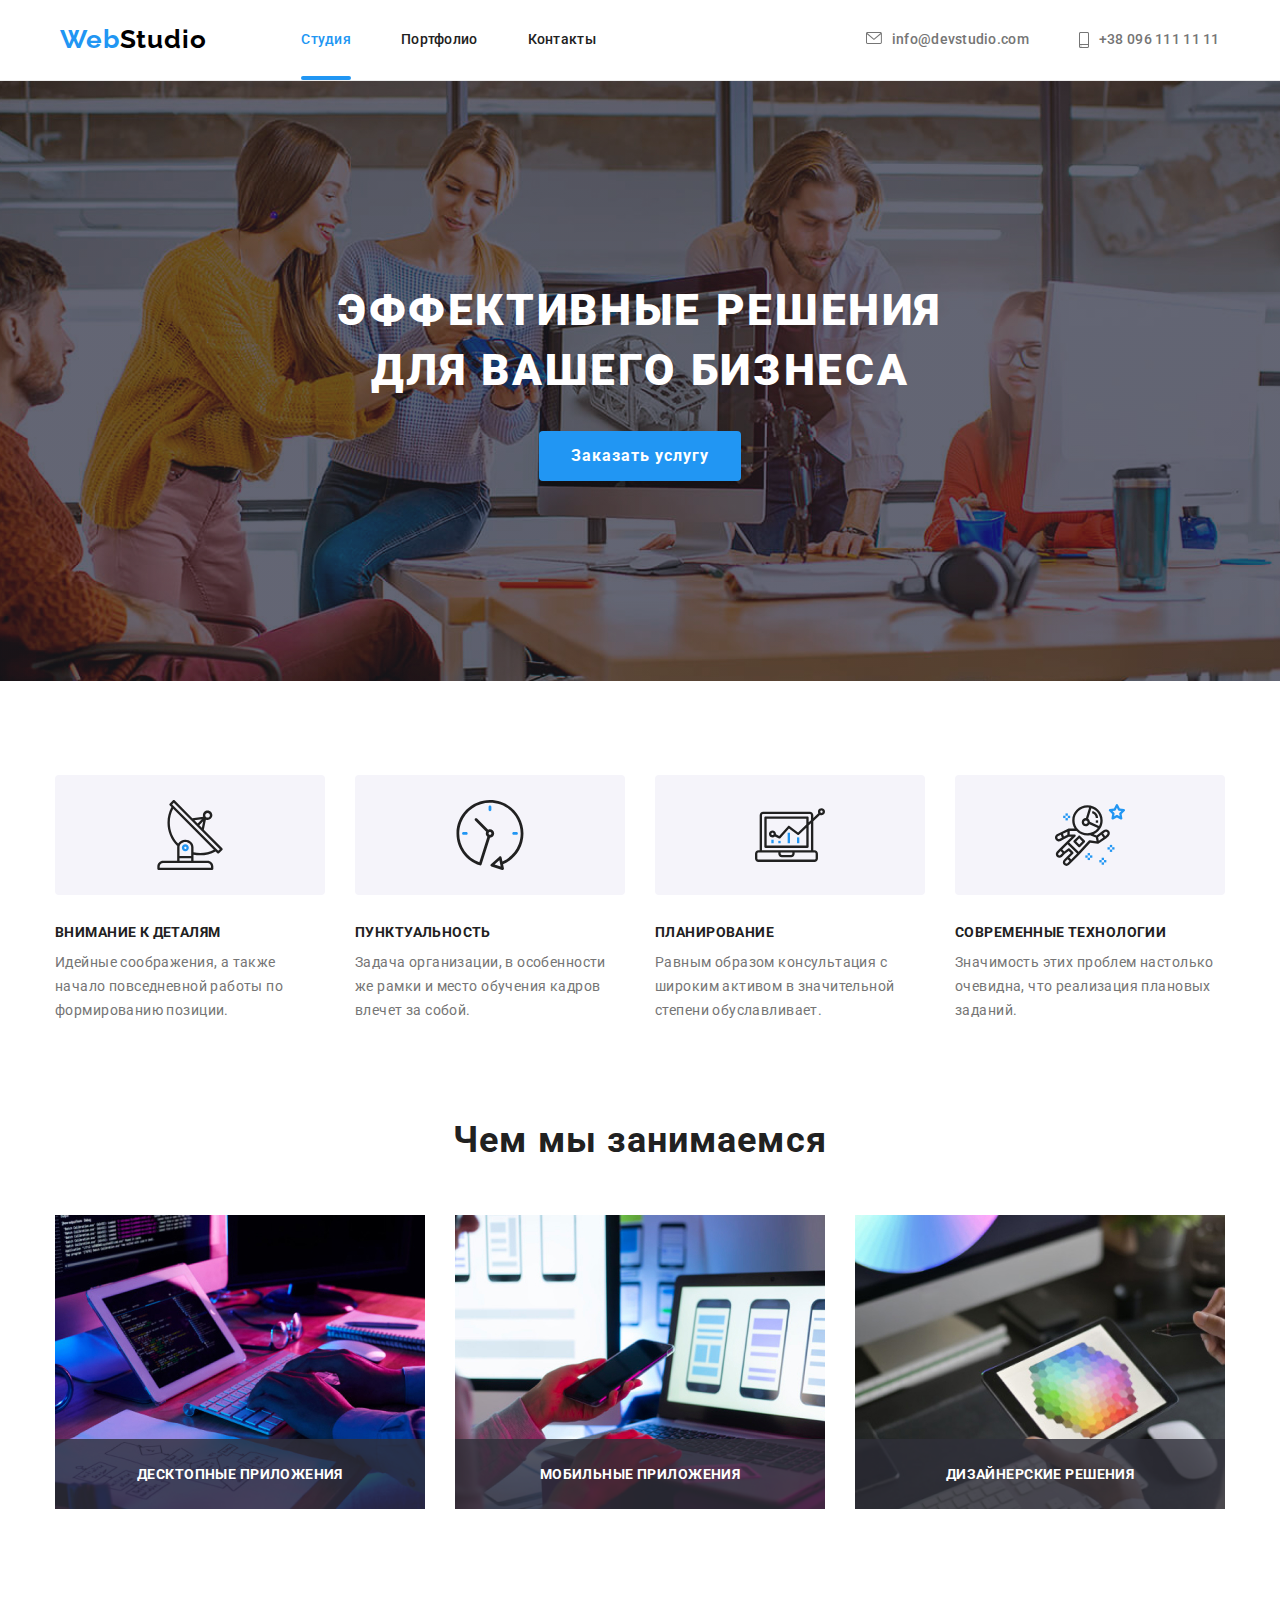
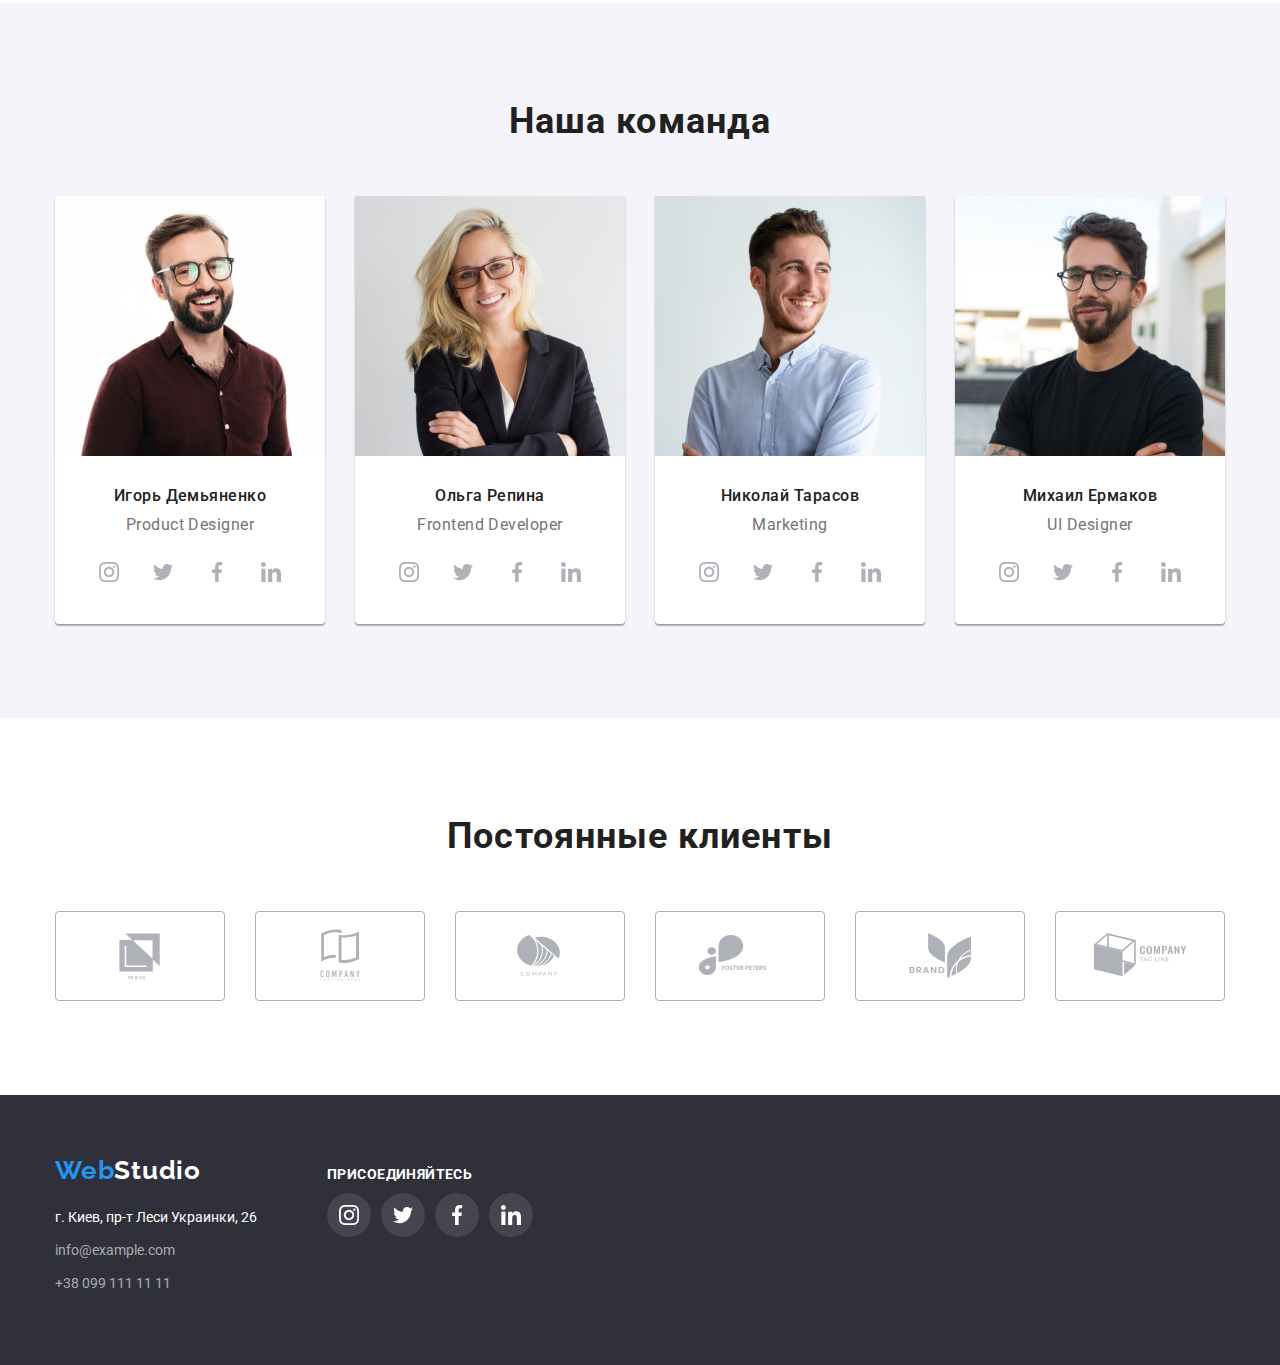
<file: index.html>
<!DOCTYPE html>
<html lang="ru">

<head>
  <meta charset="UTF-8" />
  <meta http-equiv="X-UA-Compatible" content="IE=edge" />
  <meta name="viewport" content="width=device-width, initial-scale=1.0" />
  <link rel="preconnect" href="https://fonts.googleapis.com">
  <link rel="preconnect" href="https://fonts.gstatic.com" crossorigin>
  <link href="https://fonts.googleapis.com/css2?family=Raleway:wght@700&family=Roboto:wght@400;500;700;900&display=swap"
    rel="stylesheet">
  <link rel="stylesheet" href="https://cdnjs.cloudflare.com/ajax/libs/modern-normalize/1.1.0/modern-normalize.css"
    integrity="sha512-Y0MM+V6ymRKN2zStTqzQ227DWhhp4Mzdo6gnlRnuaNCbc+YN/ZH0sBCLTM4M0oSy9c9VKiCvd4Jk44aCLrNS5Q=="
    crossorigin="anonymous" referrerpolicy="no-referrer" />
  <link rel="stylesheet" href="./css/styles.css" />
  <title>WebStudio</title>
</head>

<body>
  <header class="header-section">
    <div class="container flex-container">
      <nav class="navigation">
        <a class="logo link" href="./index.html">Web<span class="logo-header">Studio</span></a>
        <ul class="nav-list list">
          <li><a class="link nav-link current" href="./index.html">Студия</a></li>
          <li><a class="link nav-link" href="./portfolio.html">Портфолио</a></li>
          <li><a class="link nav-link" href="http://google.com">Контакты</a></li>
        </ul>
      </nav>
      <ul class="contacts-list list">
        <li class="contacts-item">
          <a class="contacts-link link" href="mailto:info@devstudio.com">
            <svg>
              <use href="./image/icons/symbol-defs.svg#envelope" width="16" height="12"></use>
            </svg>
            info@devstudio.com</a>
        </li>
        <li class="contacts-item">
          <a class="contacts-link link" href="tel:+380961111111">
            <svg class="smartphone">
              <use href="./image/icons/symbol-defs.svg#smartphone" width="10" height="16"></use>
            </svg>
            +38 096 111 11 11</a>
        </li>
      </ul>
    </div>
  </header>
  <main class="studio">
    <section class="hero">
      <h1 class="page-title">
        Эффективные решения<br />
        для вашего бизнеса
      </h1>
      <button class="button" type="button" data-modal-open>Заказать услугу</button>
      <div class="backdrop is-hidden" data-modal>
        <div class="modal">
          <button class="modal-button" type="button" data-modal-close>
            <svg>
              <use href="./image/icons/symbol-defs.svg#close" width="18" height="18"></use>
            </svg>
          </button>
        </div>
      </div>
    </section>
    <section class="preference section">
      <div class="container">
        <h2 class="invisible-title">Нашы преимущества</h2>
        <ul class="preference-list list flex-container">
          <li class="preference-item">
            <div class="prefrence-icon">
              <svg>
                <use href="./image/icons/symbol-defs.svg#antenna" width="70" height="70"></use>
              </svg>
            </div>
            <h3 class="preference-title">Внимание к деталям</h3>
            <p class="prefrence-text">
              Идейные соображения, а также начало повседневной работы по формированию позиции.
            </p>
          </li>
          <li class="preference-item">
            <div class="prefrence-icon">
              <svg>
                <use href="./image/icons/symbol-defs.svg#clock" width="70" height="70"></use>
              </svg>
            </div>
            <h3 class="preference-title">Пунктуальность</h3>
            <p class="prefrence-text">
              Задача организации, в особенности же рамки и место обучения кадров влечет за собой.
            </p>
          </li>
          <li class="preference-item">
            <div class="prefrence-icon">
              <svg>
                <use href="./image/icons/symbol-defs.svg#diagram" width="70" height="70"></use>
              </svg>
            </div>
            <h3 class="preference-title">Планирование</h3>
            <p class="prefrence-text">
              Равным образом консультация с широким активом в значительной степени обуславливает.
            </p>
          </li>
          <li class="preference-item">
            <div class="prefrence-icon">
              <svg>
                <use href="./image/icons/symbol-defs.svg#astronaut" width="70" height="70"></use>
              </svg>
            </div>
            <h3 class="preference-title">Современные технологии</h3>
            <p class="prefrence-text">
              Значимость этих проблем настолько очевидна, что реализация плановых заданий.
            </p>
          </li>
        </ul>
      </div>
    </section>
    <section class="our-work section">
      <div class="container">
        <h2 class="title">Чем мы занимаемся</h2>
        <ul class="our-work-list list flex-container">
          <li>
            <div class="image-container">
              <img class="work-image" src="./image/studio/1.jpg" alt="Разработчик пишет код" width="370" />
              <p class="work-description">
                Десктопные приложения
              </p>
            </div>
          </li>
          <li>
            <div class="image-container">
              <img class="work-image" src="./image/studio/2.jpg" alt="Адаптация сайта под разние устройства"
                width="370" />
              <p class="work-description">
                Мобильные приложения
              </p>
            </div>
          </li>
          <li>
            <div class="image-container">
              <img class="work-image" src="./image/studio/3.jpg" alt="Подбор цветов" width="370" />
              <p class="work-description">
                Дизайнерские решения
              </p>
            </div>
          </li>
        </ul>
      </div>
    </section>
    <section class="team section">
      <div class="container">
        <h2 class="title">Наша команда</h2>
        <ul class="team-list list flex-container">
          <li class="team-item">
            <img class="employee-photo" src="./image/studio/igor.jpg" alt="Игорь Демьяненко" width="270" />
            <div class="employee-description">
              <h3 class="subtitle">Игорь Демьяненко</h3>
              <p class="team-text" lang="en">Product Designer</p>
              <ul class="flex-container list">
                <li class="social-item">
                  <a class="social-link link" href="">
                    <svg>
                      <use href="./image/icons/symbol-defs.svg#instagram" width="20" height="20"></use>
                    </svg>
                  </a>
                </li>
                <li class="social-item">
                  <a class="social-link link" href="">
                    <svg>
                      <use href="./image/icons/symbol-defs.svg#twitter" width="20" height="20"></use>
                    </svg>
                  </a>
                </li>
                <li class="social-item">
                  <a class="social-link link" href="">
                    <svg>
                      <use href="./image/icons/symbol-defs.svg#facebook" width="20" height="20"></use>
                    </svg>
                  </a>
                </li>
                <li class="social-item">
                  <a class="social-link link" href="">
                    <svg>
                      <use href="./image/icons/symbol-defs.svg#linkedin" width="20" height="20"></use>
                    </svg>
                  </a>
                </li>
              </ul>
            </div>
          </li>
          <li class="team-item">
            <img class="employee-photo" src="./image/studio/olga.jpg" alt="Ольга Репина" width="270" />
            <div class="employee-description">
              <h3 class="subtitle">Ольга Репина</h3>
              <p class="team-text" lang="en">Frontend Developer</p>
              <ul class="flex-container list">
                <li class="social-item">
                  <a class="social-link link" href="">
                    <svg>
                      <use href="./image/icons/symbol-defs.svg#instagram" width="20" height="20"></use>
                    </svg>
                  </a>
                </li>
                <li class="social-item">
                  <a class="social-link link" href="">
                    <svg>
                      <use href="./image/icons/symbol-defs.svg#twitter" width="20" height="20"></use>
                    </svg>
                  </a>
                </li>
                <li class="social-item">
                  <a class="social-link link" href="">
                    <svg>
                      <use href="./image/icons/symbol-defs.svg#facebook" width="20" height="20"></use>
                    </svg>
                  </a>
                </li>
                <li class="social-item">
                  <a class="social-link link" href="">
                    <svg>
                      <use href="./image/icons/symbol-defs.svg#linkedin" width="20" height="20"></use>
                    </svg>
                  </a>
                </li>
              </ul>
            </div>
          </li>
          <li class="team-item">
            <img class="employee-photo" src="./image/studio/nikolai.jpg" alt="Николай Тарасов" width="270" />
            <div class="employee-description">
              <h3 class="subtitle">Николай Тарасов</h3>
              <p class="team-text" lang="en">Marketing</p>
              <ul class="flex-container list">
                <li class="social-item">
                  <a class="social-link link" href="">
                    <svg>
                      <use href="./image/icons/symbol-defs.svg#instagram" width="20" height="20"></use>
                    </svg>
                  </a>
                </li>
                <li class="social-item">
                  <a class="social-link link" href="">
                    <svg>
                      <use href="./image/icons/symbol-defs.svg#twitter" width="20" height="20"></use>
                    </svg>
                  </a>
                </li>
                <li class="social-item">
                  <a class="social-link link" href="">
                    <svg>
                      <use href="./image/icons/symbol-defs.svg#facebook" width="20" height="20"></use>
                    </svg>
                  </a>
                </li>
                <li class="social-item">
                  <a class="social-link link" href="">
                    <svg>
                      <use href="./image/icons/symbol-defs.svg#linkedin" width="20" height="20"></use>
                    </svg>
                  </a>
                </li>
              </ul>
            </div>
          </li>
          <li class="team-item">
            <img class="employee-photo" src="./image/studio/michael.jpg" alt="Михаил Ермаков" width="270" />
            <div class="employee-description">
              <h3 class="subtitle">Михаил Ермаков</h3>
              <p class="team-text" lang="en">UI Designer</p>
              <ul class="flex-container list">
                <li class="social-item">
                  <a class="social-link link" href="">
                    <svg>
                      <use href="./image/icons/symbol-defs.svg#instagram" width="20" height="20"></use>
                    </svg>
                  </a>
                </li>
                <li class="social-item">
                  <a class="social-link link" href="">
                    <svg>
                      <use href="./image/icons/symbol-defs.svg#twitter" width="20" height="20"></use>
                    </svg>
                  </a>
                </li>
                <li class="social-item">
                  <a class="social-link link" href="">
                    <svg>
                      <use href="./image/icons/symbol-defs.svg#facebook" width="20" height="20"></use>
                    </svg>
                  </a>
                </li>
                <li class="social-item">
                  <a class="social-link link" href="">
                    <svg>
                      <use href="./image/icons/symbol-defs.svg#linkedin" width="20" height="20"></use>
                    </svg>
                  </a>
                </li>
              </ul>
            </div>

          </li>
        </ul>
      </div>
    </section>
    <section class="section">
      <div class="container">
        <h2 class="title">Постоянные клиенты</h2>
        <div class="clients">
          <ul class="clients-list list flex-container">
            <li class="clients-item">
              <svg>
                <use href="./image/icons/symbol-defs.svg#client_1" width="105" height="60"></use>
              </svg>
            </li>
            <li class="clients-item">
              <svg>
                <use href="./image/icons/symbol-defs.svg#client_2" width="105" height="60"></use>
              </svg>
            </li>
            <li class="clients-item">
              <svg>
                <use href="./image/icons/symbol-defs.svg#client_3" width="105" height="60"></use>
              </svg>
            </li>
            <li class="clients-item">
              <svg>
                <use href="./image/icons/symbol-defs.svg#client_4" width="105" height="60"></use>
              </svg>
            </li>
            <li class="clients-item">
              <svg>
                <use href="./image/icons/symbol-defs.svg#client_5" width="105" height="60"></use>
              </svg>
            </li>
            <li class="clients-item">
              <svg>
                <use href="./image/icons/symbol-defs.svg#client_6" width="105" height="60"></use>
              </svg>
            </li>
          </ul>
        </div>
      </div>
    </section>
  </main>
  <footer class="footer">
    <div class="container footer-container flex-container">
      <div class="logo-adress">
        <a class="logo link" href="./index.html">Web<span class="logo-footer">Studio</span></a>
        <address class="adress">
          <ul class="adress-list list">
            <li class="adress-item link">г. Киев, пр-т Леси Украинки, 26</li>
            <li class="adress-item"><a class="adress-link link" href="mailto:info@example.com">info@example.com</a></li>
            <li class="adress-item"><a class="adress-link link" href="tel:+380991111111">+38 099 111 11 11</a></li>
          </ul>
        </address>
      </div>
      <div class="subscribe">
        <h2 class="subscribe-title">Присоединяйтесь</h2>
        <ul class="subscribe-list list flex-container">
          <li class="subscribe-item">
            <a href="" class="subscribe-link">
              <svg>
                <use href="./image/icons/symbol-defs.svg#instagram" width="20" height="20"></use>
              </svg>
            </a>
          </li>
          <li class="subscribe-item">
            <a href="" class="subscribe-link link">
              <svg>
                <use href="./image/icons/symbol-defs.svg#twitter" width="20" height="20"></use>
              </svg>
            </a>
          </li>
          <li class="subscribe-item">
            <a href="" class="subscribe-link">
              <svg>
                <use href="./image/icons/symbol-defs.svg#facebook" width="20" height="20"></use>
              </svg>
            </a>
          </li>
          <li class="subscribe-item">
            <a href="" class="subscribe-link">
              <svg>
                <use href="./image/icons/symbol-defs.svg#linkedin" width="20" height="20"></use>
              </svg>
            </a>
          </li>
        </ul>
      </div>
    </div>
  </footer>
  <script src="./js/modal.js"></script>
</body>

</html>
</file>
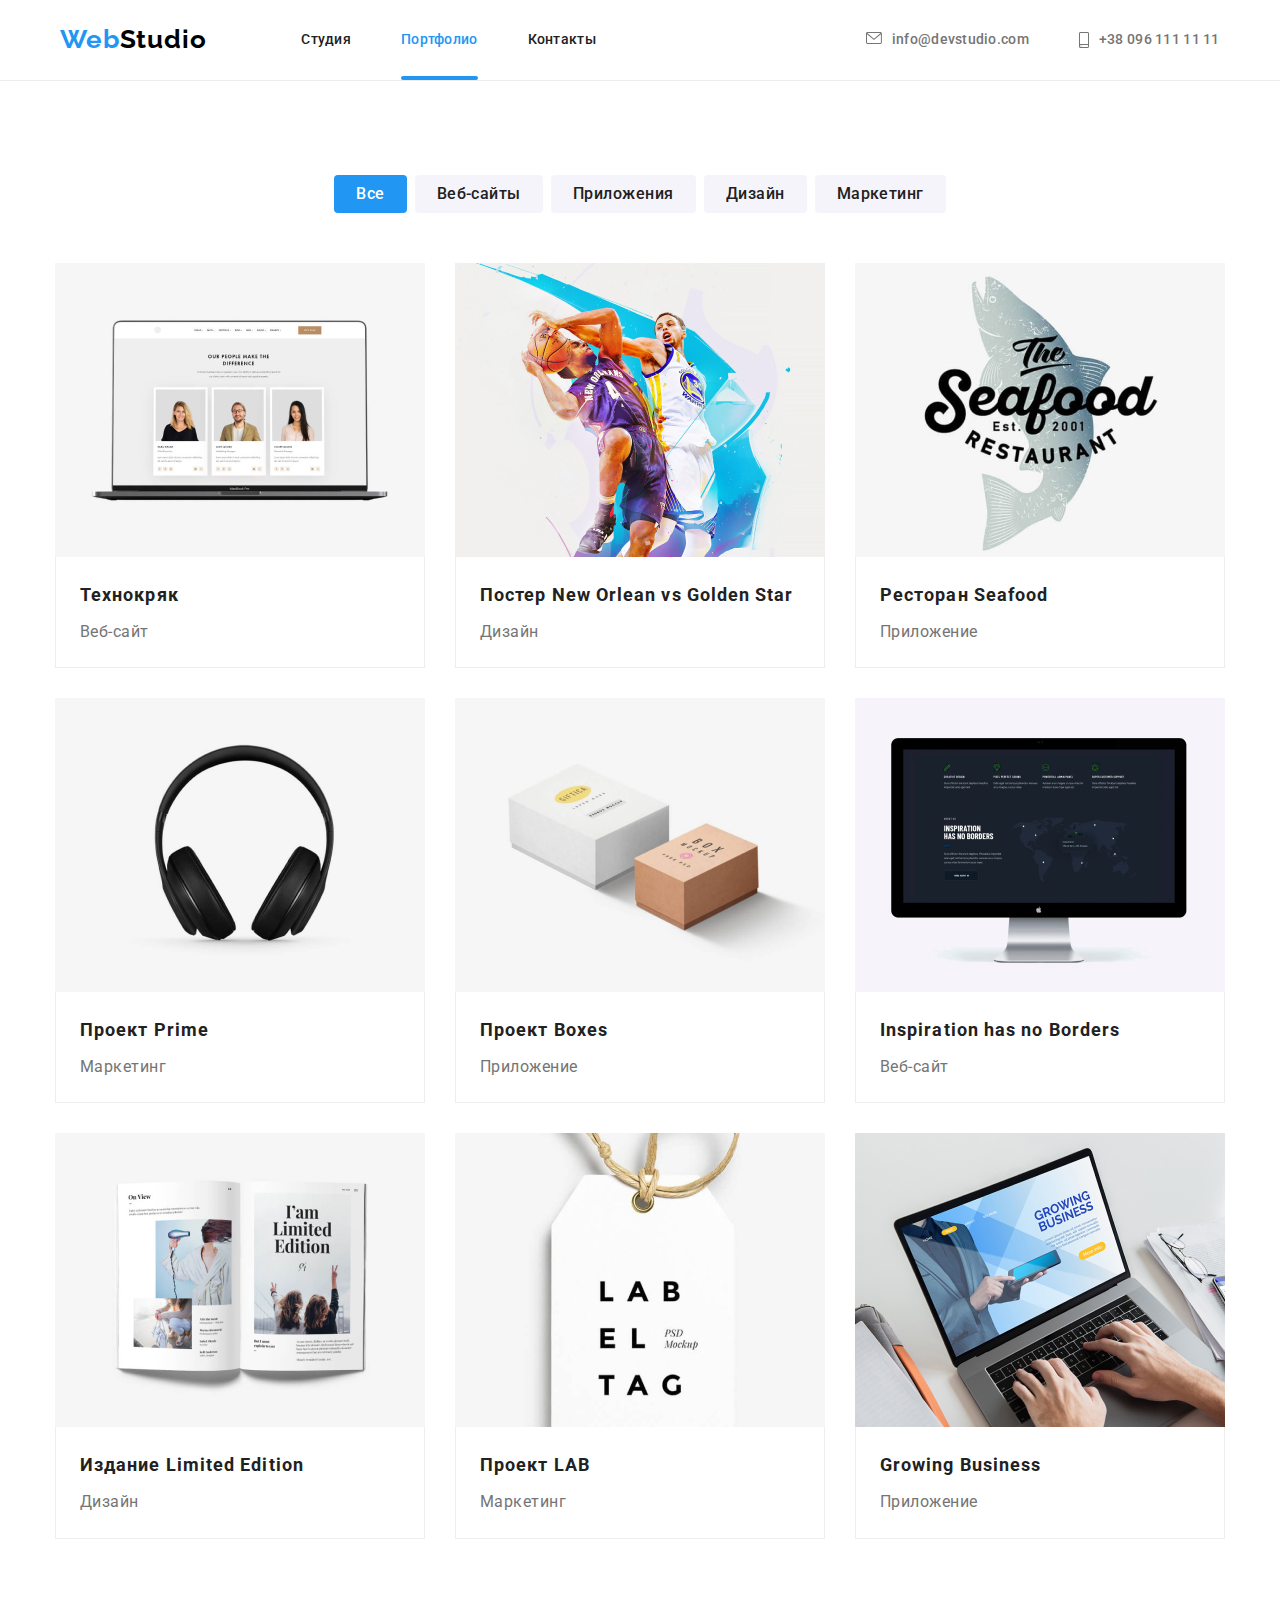
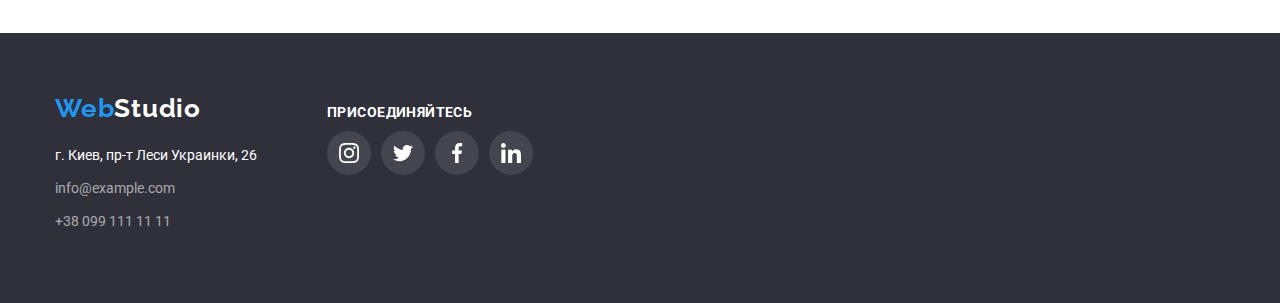
<file: portfolio.html>
<!DOCTYPE html>
<html lang="ru">

<head>
  <meta charset="UTF-8" />
  <meta http-equiv="X-UA-Compatible" content="IE=edge" />
  <meta name="viewport" content="width=device-width, initial-scale=1.0" />
  <link rel="preconnect" href="https://fonts.googleapis.com">
  <link rel="preconnect" href="https://fonts.gstatic.com" crossorigin>
  <link href="https://fonts.googleapis.com/css2?family=Raleway:wght@700&family=Roboto:wght@400;500;700;900&display=swap"
    rel="stylesheet">
  <link rel="stylesheet" href="https://cdnjs.cloudflare.com/ajax/libs/modern-normalize/1.1.0/modern-normalize.css"
    integrity="sha512-Y0MM+V6ymRKN2zStTqzQ227DWhhp4Mzdo6gnlRnuaNCbc+YN/ZH0sBCLTM4M0oSy9c9VKiCvd4Jk44aCLrNS5Q=="
    crossorigin="anonymous" referrerpolicy="no-referrer" />
  <link rel="stylesheet" href="./css/styles.css" />
  <title>Портфолио WebStudio</title>
</head>

<body>
  <header class="header-section">
    <div class="container flex-container">
      <nav class="navigation">
        <a class="logo link" href="./index.html">Web<span class="logo-header">Studio</span></a>
        <ul class="nav-list list">
          <li><a class="nav-link link" href="./index.html">Студия</a></li>
          <li><a class="nav-link link current" href="./portfolio.html">Портфолио</a></li>
          <li><a class="nav-link link" href="http://google.com">Контакты</a></li>
        </ul>
      </nav>
      <ul class="contacts-list list">
        <li class="contacts-item">
          <a class="contacts-link link" href="mailto:info@devstudio.com">
            <svg>
              <use href="./image/icons/symbol-defs.svg#envelope" width="16" height="12"></use>
            </svg>
            info@devstudio.com</a>
        </li>
        <li class="contacts-item">
          <a class="contacts-link link" href="tel:+380961111111">
            <svg class="smartphone">
              <use href="./image/icons/symbol-defs.svg#smartphone" width="10" height="16"></use>
            </svg>
            +38 096 111 11 11</a>
        </li>
      </ul>
    </div>
  </header>
  <main class="portfolio">
    <section class="projects section">
      <h1 class="invisible-title">Нашы работы</h1>
      <div class="container">
        <ul class="filter-list list flex-container">
          <li class="filter-item">
            <button class="filter-button current-button" type="button">Все</button>
          </li>
          <li class="filter-item">
            <button class="filter-button" type="button">Веб-сайты</button>
          </li>
          <li class="filter-item">
            <button class="filter-button" type="button">Приложения</button>
          </li>
          <li class="filter-item">
            <button class="filter-button" type="button">Дизайн</button>
          </li>
          <li class="filter-item">
            <button class="filter-button" type="button">Маркетинг</button>
          </li>
        </ul>
        <ul class="project-list list flex-container">
          <li class="project-item">
            <a class="project-link link" href="http://google.com">
              <div class="image-container">
                <img class="projects-image" src="./image/portfolio/techno.jpg" alt="Веб-страница открыта на ноутбуке"
                  width="370" />
                <div class="overlay">
                  <p class="overlay-text">
                    Ресурс предлагает комплексные предложения с разным уровнем функционала и сервисов. Все это позволит
                    посетителю получить исчерпывающие сведения о компании или частном лице.
                  </p>
                </div>
              </div>
              <div class="project-description">
                <h2 class="project-title">Технокряк</h2>
                <p class="project-text">Веб-сайт</p>
              </div>
            </a>
          </li>
          <li class="project-item">
            <a class="link" href="http://google.com">
              <div class="image-container">
                <img class="projects-image" src="./image/portfolio/poster.jpg" alt="Баскетболисты борются за мячь"
                  width="370" />
                <div class="overlay">
                  <p class="overlay-text">
                    Ресурс предлагает комплексные предложения с разным уровнем функционала и сервисов. Все это позволит
                    посетителю получить исчерпывающие сведения о компании или частном лице.
                  </p>
                </div>
              </div>

              <div class="project-description">
                <h2 class="project-title">Постер <span lang="en">New Orlean vs Golden Star</span></h2>
                <p class="project-text">Дизайн</p>
              </div>
            </a>
          </li>
          <li class="project-item">
            <a class="link" href="http://google.com">
              <div class="image-container">
                <img class="projects-image" src="./image/portfolio/saefood.jpg" alt="Логотип с рыбой на фоне"
                  width="370" />
                <div class="overlay">
                  <p class="overlay-text">
                    Ресурс предлагает комплексные предложения с разным уровнем функционала и сервисов. Все это позволит
                    посетителю получить исчерпывающие сведения о компании или частном лице.
                  </p>
                </div>
              </div>
              <div class="project-description">
                <h2 class="project-title">Ресторан <span lang="en">Seafood</span></h2>
                <p class="project-text">Приложение</p>
              </div>
            </a>
          </li>
          <li class="project-item">
            <a class="link" href="http://google.com">
              <div class="image-container">
                <img class="projects-image" src="./image/portfolio/prime.jpg" alt="Внешние наушники" width="370" />
                <div class="overlay">
                  <p class="overlay-text">
                    Ресурс предлагает комплексные предложения с разным уровнем функционала и сервисов. Все это позволит
                    посетителю получить исчерпывающие сведения о компании или частном лице.
                  </p>
                </div>
              </div>
              <div class="project-description">
                <h2 class="project-title">Проект <span lang="en">Prime</span></h2>
                <p class="project-text">Маркетинг</p>
              </div>
            </a>
          </li>
          <li class="project-item">
            <a class="link" href="http://google.com">
              <div class="image-container">
                <img class="projects-image" src="./image/portfolio/boxes.jpg" alt="Две коробки" width="370" />
                <div class="overlay">
                  <p class="overlay-text">
                    Ресурс предлагает комплексные предложения с разным уровнем функционала и сервисов. Все это позволит
                    посетителю получить исчерпывающие сведения о компании или частном лице.
                  </p>
                </div>
              </div>
              <div class="project-description">
                <h2 class="project-title">Проект <span lang="en">Boxes</span></h2>
                <p class="project-text">Приложение</p>
              </div>
            </a>
          </li>
          <li class="project-item">
            <a class="link" href="http://google.com">
              <div class="image-container">
                <img class="projects-image" src="./image/portfolio/no_Borders.jpg" alt="Веб-страница на мониторе"
                  width="370" />
                <div class="overlay">
                  <p class="overlay-text">
                    Ресурс предлагает комплексные предложения с разным уровнем функционала и сервисов. Все это позволит
                    посетителю получить исчерпывающие сведения о компании или частном лице.
                  </p>
                </div>
              </div>
              <div class="project-description">
                <h2 class="project-title"><span lang="en">Inspiration has no Borders</span></h2>
                <p class="project-text">Веб-сайт</p>
              </div>
            </a>
          </li>
          <li class="project-item">
            <a class="link" href="http://google.com">
              <div class="image-container">
                <img class="projects-image" src="./image/portfolio/Limited_Edition.jpg" alt="Открытая книга"
                  width="370" />
                <div class="overlay">
                  <p class="overlay-text">
                    Ресурс предлагает комплексные предложения с разным уровнем функционала и сервисов. Все это позволит
                    посетителю получить исчерпывающие сведения о компании или частном лице.
                  </p>
                </div>
              </div>
              <div class="project-description">
                <h2 class="project-title">Издание <span lang="en">Limited Edition</span></h2>
                <p class="project-text">Дизайн</p>
              </div>
            </a>
          </li>
          <li class="project-item">
            <a class="link" href="http://google.com">
              <div class="image-container">
                <img class="projects-image" src="./image/portfolio/LAB.jpg" alt="Бирка" width="370" />
                <div class="overlay">
                  <p class="overlay-text">
                    Ресурс предлагает комплексные предложения с разным уровнем функционала и сервисов. Все это позволит
                    посетителю получить исчерпывающие сведения о компании или частном лице.
                  </p>
                </div>
              </div>
              <div class="project-description">
                <h2 class="project-title">Проект <span lang="en">LAB</span></h2>
                <p class="project-text">Маркетинг</p>
              </div>
            </a>
          </li>
          <li class="project-item">
            <a class="link" href="http://google.com">
              <div class="image-container">
                <img class="projects-image" src="./image/portfolio/GB.jpg" alt="Мужчина работает на ноутбуке"
                  width="370" />
                <div class="overlay">
                  <p class="overlay-text">
                    Ресурс предлагает комплексные предложения с разным уровнем функционала и сервисов. Все это позволит
                    посетителю получить исчерпывающие сведения о компании или частном лице.
                  </p>
                </div>
              </div>
              <div class="project-description">
                <h2 class="project-title"><span lang="en">Growing Business</span></h2>
                <p class="project-text">Приложение</p>
              </div>
            </a>
          </li>
        </ul>
      </div>
    </section>
  </main>
  <footer class="footer">
    <div class="container footer-container flex-container">
      <div class="logo-adress">
        <a class="logo link" href="./index.html">Web<span class="logo-footer">Studio</span></a>
        <address class="adress">
          <ul class="adress-list list">
            <li class="adress-item link">г. Киев, пр-т Леси Украинки, 26</li>
            <li class="adress-item"><a class="adress-link link" href="mailto:info@example.com">info@example.com</a></li>
            <li class="adress-item"><a class="adress-link link" href="tel:+380991111111">+38 099 111 11 11</a></li>
          </ul>
        </address>
      </div>
      <div class="subscribe">
        <h2 class="subscribe-title">Присоединяйтесь</h2>
        <ul class="subscribe-list list flex-container">
          <li class="subscribe-item">
            <a href="" class="subscribe-link">
              <svg>
                <use href="./image/icons/symbol-defs.svg#instagram" width="20" height="20"></use>
              </svg>
            </a>
          </li>
          <li class="subscribe-item">
            <a href="" class="subscribe-link link">
              <svg>
                <use href="./image/icons/symbol-defs.svg#twitter" width="20" height="20"></use>
              </svg>
            </a>
          </li>
          <li class="subscribe-item">
            <a href="" class="subscribe-link">
              <svg>
                <use href="./image/icons/symbol-defs.svg#facebook" width="20" height="20"></use>
              </svg>
            </a>
          </li>
          <li class="subscribe-item">
            <a href="" class="subscribe-link">
              <svg>
                <use href="./image/icons/symbol-defs.svg#linkedin" width="20" height="20"></use>
              </svg>
            </a>
          </li>
        </ul>
      </div>
    </div>
  </footer>
</body>

</html>
</file>
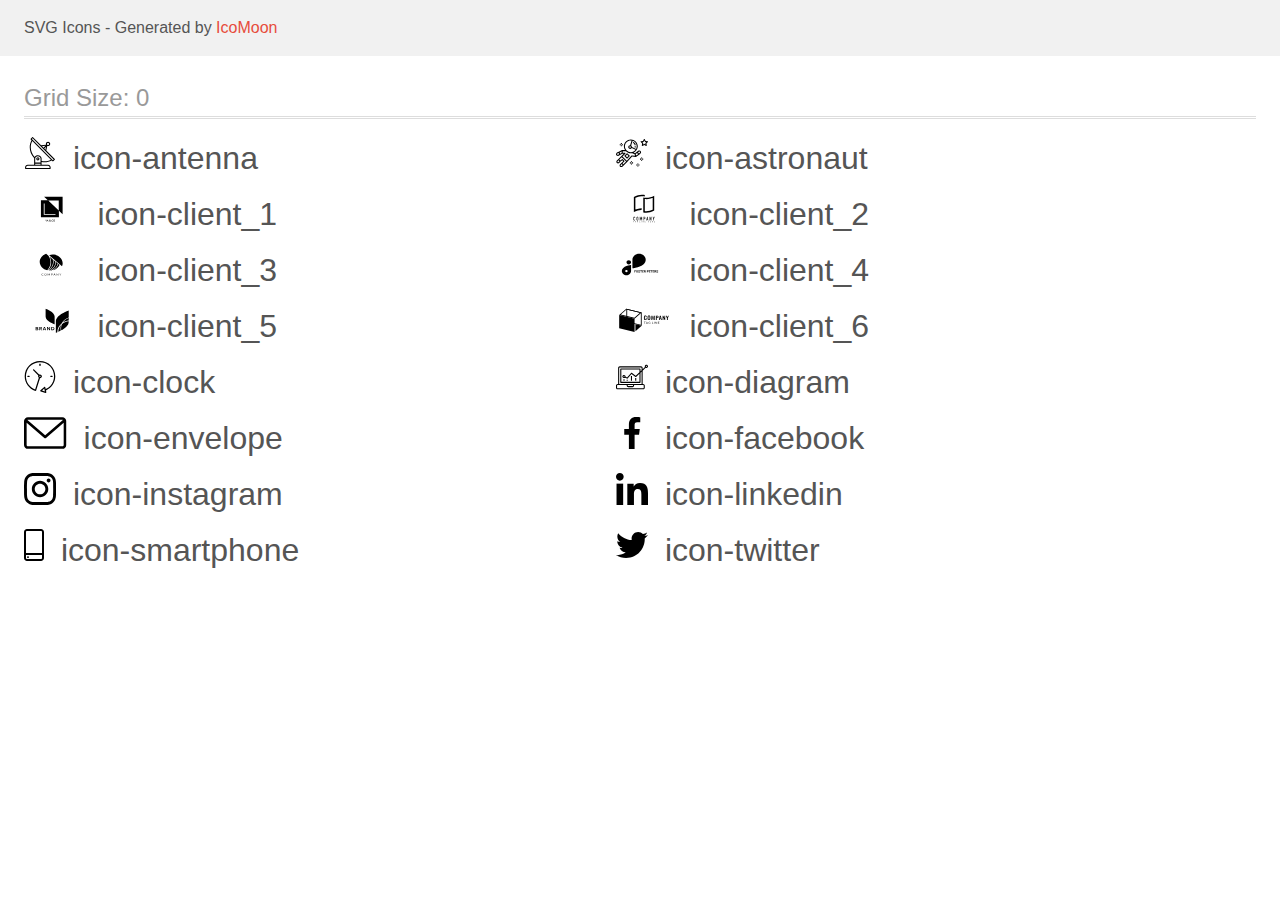
<file: image/icons/icomoon/demo.html>
<!doctype html>
<html>
<head>
    <title>IcoMoon - SVG Icons</title>
    <meta charset="utf-8">
    <meta name="viewport" content="width=device-width, initial-scale=1">
    <link rel="stylesheet" href="demo-files/demo.css">
    <link rel="stylesheet" href="style.css">
</head>
<body>
<svg aria-hidden="true" style="position: absolute; width: 0; height: 0; overflow: hidden;" version="1.1" xmlns="http://www.w3.org/2000/svg" xmlns:xlink="http://www.w3.org/1999/xlink">
<defs>
<symbol id="icon-antenna" viewBox="0 0 32 32">
<path d="M30.773 22.098l-8.443-8.505 0.937-4.615c0.242 0.094 0.499 0.144 0.758 0.146h0.006c1.192 0.014 2.17-0.941 2.184-2.133s-0.941-2.17-2.133-2.184c-1.192-0.014-2.17 0.941-2.184 2.133-0.003 0.255 0.039 0.509 0.125 0.749l-4.96 0.605-8.091-8.133c-0.099-0.101-0.235-0.159-0.377-0.16-0.14 0.001-0.274 0.056-0.373 0.155l-1.513 1.504c-0.208 0.208-0.208 0.546 0 0.754l0.814 0.826c-3.153 5.798-2.129 12.978 2.519 17.663 0.043 0.041 0.092 0.074 0.146 0.098-0.034 0.18-0.051 0.364-0.052 0.547v6.187h-6.4c-1.472 0.002-2.665 1.195-2.667 2.667v1.067c0 0.295 0.239 0.533 0.533 0.533h24.533c0.295 0 0.533-0.239 0.533-0.533v-1.067c-0.002-1.472-1.195-2.665-2.667-2.667h-6.4v-2.742c1.003 0.21 2.024 0.317 3.049 0.32 2.458-0.003 4.877-0.615 7.040-1.783l0.818 0.823c0.099 0.101 0.235 0.159 0.377 0.16 0.14-0.001 0.274-0.056 0.373-0.155l1.513-1.504c0.208-0.208 0.208-0.546 0-0.754zM23.28 6.233c0.418-0.415 1.093-0.414 1.508 0.004s0.414 1.093-0.004 1.508c-0.2 0.199-0.47 0.31-0.752 0.31h-0.003c-0.589-0.003-1.064-0.483-1.061-1.072 0.002-0.282 0.115-0.552 0.314-0.751h-0.002zM22.024 9.738l-0.598 2.946-1.175-1.182 1.774-1.763zM21.419 8.836l-1.92 1.909-1.485-1.493 3.405-0.415zM24.004 28.8c0.884 0 1.6 0.716 1.6 1.6v0.533h-23.467v-0.533c0-0.884 0.716-1.6 1.6-1.6h20.267zM16.537 26.667v1.067h-5.333v-1.067h5.333zM11.204 25.6v-4.053c0-1.294 1.196-2.347 2.667-2.347s2.667 1.053 2.667 2.347v4.053h-5.333zM17.604 23.904v-2.357c0-1.882-1.675-3.413-3.733-3.413-1.331-0.020-2.576 0.657-3.281 1.786-4.058-4.274-4.971-10.645-2.279-15.887l18.602 18.708c-2.872 1.461-6.165 1.873-9.309 1.163zM28.893 23.22l-21.057-21.181 0.755-0.752 7.935 7.98c0.004 0 0.006 0.007 0.010 0.010l13.115 13.191-0.757 0.752z"></path>
<path d="M13.876 20.267h-0.005c-0.884-0.001-1.601 0.714-1.602 1.598s0.714 1.601 1.598 1.602h0.005c0.884 0.001 1.601-0.714 1.602-1.598s-0.714-1.601-1.598-1.602zM14.249 22.245c-0.1 0.1-0.236 0.156-0.378 0.155-0.295-0.002-0.532-0.242-0.531-0.536 0.001-0.141 0.057-0.276 0.157-0.375s0.233-0.154 0.373-0.155c0.295 0.002 0.532 0.241 0.53 0.536-0.001 0.141-0.057 0.276-0.157 0.375h0.005z"></path>
</symbol>
<symbol id="icon-astronaut" viewBox="0 0 32 32">
<path d="M31.974 4.524c-0.063-0.193-0.229-0.333-0.43-0.363l-1.91-0.278-0.855-1.731c-0.179-0.365-0.777-0.365-0.956 0l-0.855 1.731-1.91 0.278c-0.201 0.029-0.367 0.17-0.431 0.363-0.062 0.193-0.011 0.405 0.135 0.547l1.383 1.348-0.326 1.903c-0.034 0.2 0.048 0.402 0.212 0.522 0.166 0.121 0.382 0.135 0.562 0.040l1.709-0.899 1.709 0.899c0.078 0.041 0.164 0.061 0.249 0.061 0.11 0 0.221-0.034 0.314-0.102 0.164-0.119 0.246-0.322 0.212-0.522l-0.326-1.903 1.383-1.348c0.145-0.142 0.197-0.354 0.135-0.547zM29.511 5.851c-0.125 0.122-0.183 0.299-0.153 0.472l0.191 1.114-1-0.526c-0.078-0.041-0.163-0.061-0.249-0.061s-0.17 0.020-0.249 0.061l-1.001 0.526 0.191-1.114c0.030-0.173-0.028-0.349-0.153-0.472l-0.81-0.789 1.119-0.163c0.174-0.025 0.324-0.134 0.402-0.292l0.5-1.013 0.5 1.013c0.078 0.157 0.228 0.267 0.402 0.292l1.119 0.163-0.809 0.789z"></path>
<path d="M26.134 20.522h-1.067v1.067h1.067v-1.067z"></path>
<path d="M26.134 22.656h-1.067v1.067h1.067v-1.067z"></path>
<path d="M27.2 21.589h-1.067v1.067h1.067v-1.067z"></path>
<path d="M25.067 21.589h-1.067v1.067h1.067v-1.067z"></path>
<path d="M22.4 26.389h-1.067v1.067h1.067v-1.067z"></path>
<path d="M22.4 28.522h-1.067v1.067h1.067v-1.067z"></path>
<path d="M23.467 27.456h-1.067v1.067h1.067v-1.067z"></path>
<path d="M21.333 27.456h-1.067v1.067h1.067v-1.067z"></path>
<path d="M16 24.256h-1.067v1.067h1.067v-1.067z"></path>
<path d="M16 26.389h-1.067v1.067h1.067v-1.067z"></path>
<path d="M17.067 25.322h-1.067v1.067h1.067v-1.067z"></path>
<path d="M14.933 25.322h-1.067v1.067h1.067v-1.067z"></path>
<path d="M5.867 6.122h-1.067v1.067h1.067v-1.067z"></path>
<path d="M5.867 8.255h-1.067v1.067h1.067v-1.067z"></path>
<path d="M6.933 7.189h-1.067v1.067h1.067v-1.067z"></path>
<path d="M4.8 7.189h-1.067v1.067h1.067v-1.067z"></path>
<path d="M24.715 14.159c-0.287-0.388-0.709-0.637-1.188-0.705-0.481-0.068-0.956 0.058-1.34 0.352l-1.252 0.96-1.898 1.417-1.358-0.541c2.421-1.086 4.114-3.508 4.114-6.32 0-3.823-3.123-6.933-6.961-6.933s-6.961 3.11-6.961 6.933c0 1.386 0.414 2.674 1.12 3.758l-2.764-0.024c-0.002 0-0.003 0-0.005 0-0.009 0-0.015 0.004-0.023 0.005-0.053 0.002-0.105 0.013-0.155 0.031-0.013 0.005-0.026 0.008-0.038 0.013-0.006 0.003-0.013 0.003-0.019 0.006l-3.233 1.596c-0.001 0-0.001 0-0.001 0.001l-1.893 0.911c-0.021 0.009-0.042 0.021-0.063 0.035-0.755 0.502-1.012 1.489-0.598 2.295 0.22 0.429 0.595 0.745 1.056 0.889 0.178 0.055 0.359 0.083 0.539 0.083 0.29 0 0.577-0.071 0.839-0.211l1.388-0.738 2.264-1.169 1.357-0.008-5.442 5.416c-0.001 0.001-0.001 0.001-0.002 0.001l-1.339 1.333c-0.316 0.315-0.49 0.732-0.49 1.178s0.174 0.863 0.49 1.179c0.325 0.323 0.752 0.485 1.179 0.485s0.854-0.162 1.18-0.485l1.314-1.309 1.741-1.3 0.901 0.897-1.762 1.754c-0 0.001-0.001 0.001-0.002 0.001l-1.339 1.333c-0.316 0.315-0.49 0.732-0.49 1.178s0.174 0.863 0.49 1.179c0.325 0.323 0.753 0.485 1.18 0.485s0.855-0.162 1.18-0.485l3.482-3.467c0.001-0.001 0.001-0.001 0.001-0.002l1.010-1-0.004-0.004c0.006-0.006 0.015-0.009 0.022-0.015l5.166-5.658 3.471 0.494c0.025 0.004 0.050 0.005 0.075 0.005 0.065 0 0.127-0.015 0.187-0.038 0.018-0.006 0.033-0.015 0.050-0.023 0.019-0.010 0.039-0.015 0.058-0.027l3.213-2.133c0.012-0.008 0.018-0.021 0.029-0.029 0.013-0.010 0.029-0.014 0.041-0.026l1.271-1.191c0.662-0.62 0.753-1.635 0.212-2.362zM2.13 17.77c-0.173 0.093-0.37 0.111-0.558 0.052-0.187-0.058-0.338-0.186-0.427-0.358-0.161-0.314-0.068-0.695 0.214-0.902l1.314-0.632 0.449 1.312-0.992 0.528zM5.628 15.942l-1.548 0.8-0.439-1.283 2.027-1.001-0.040 1.484zM20.727 9.322c0 0.918-0.219 1.785-0.599 2.559l-4.181-1.899c-0.044-0.573-0.341-1.075-0.788-1.388l1.464-4.86c2.378 0.756 4.105 2.974 4.105 5.588zM8.938 9.322c0-3.235 2.644-5.867 5.894-5.867 0.253 0 0.5 0.021 0.745 0.052l-1.432 4.754c-0.019-0.001-0.037-0.006-0.057-0.006-1.033 0-1.873 0.837-1.873 1.867s0.84 1.867 1.873 1.867c0.694 0 1.294-0.383 1.618-0.945l3.862 1.755c-1.075 1.446-2.795 2.39-4.737 2.39-3.25 0-5.894-2.632-5.894-5.867zM14.894 10.122c0 0.441-0.362 0.8-0.806 0.8s-0.806-0.359-0.806-0.8c0-0.441 0.362-0.8 0.806-0.8s0.806 0.359 0.806 0.8zM2.465 25.146c-0.236 0.234-0.619 0.234-0.854 0.001-0.114-0.114-0.176-0.263-0.176-0.423s0.062-0.309 0.176-0.421l0.962-0.958 0.851 0.848-0.959 0.955zM5.679 28.88c-0.236 0.234-0.619 0.235-0.855 0.001-0.114-0.114-0.176-0.263-0.176-0.423s0.062-0.309 0.176-0.421l0.963-0.959 0.852 0.848-0.96 0.955zM9.16 25.411c-0.001 0-0.001 0-0.002 0.001l-1.765 1.76-0.852-0.848 1.763-1.755c0 0 0 0 0-0s0.001-0.001 0.002-0.001c0.040-0.040 0.065-0.088 0.090-0.135 0.007-0.014 0.020-0.026 0.026-0.040 0.017-0.041 0.019-0.085 0.026-0.129 0.003-0.025 0.014-0.047 0.014-0.073 0-0.036-0.013-0.070-0.020-0.106-0.006-0.032-0.006-0.065-0.019-0.095-0.020-0.050-0.055-0.094-0.091-0.138-0.010-0.012-0.014-0.027-0.025-0.038 0 0 0 0-0.001 0s-0.001-0.002-0.001-0.002l-1.607-1.6c-0.017-0.017-0.039-0.024-0.058-0.038-0.028-0.022-0.055-0.042-0.087-0.058-0.030-0.015-0.061-0.024-0.093-0.033-0.034-0.010-0.067-0.017-0.103-0.020-0.033-0.002-0.063 0.001-0.095 0.005-0.036 0.004-0.069 0.009-0.104 0.020-0.034 0.011-0.063 0.027-0.094 0.045-0.020 0.011-0.042 0.015-0.061 0.029l-1.773 1.324-0.901-0.897 2.399-2.386 4.361 4.289-0.928 0.919zM15.979 18.394c-0.015-0.002-0.030 0.004-0.045 0.003-0.039-0.002-0.076 0.001-0.115 0.007-0.030 0.005-0.059 0.011-0.088 0.021-0.034 0.012-0.065 0.028-0.097 0.047-0.030 0.018-0.057 0.037-0.083 0.061-0.013 0.011-0.028 0.017-0.040 0.029l-4.698 5.146-4.328-4.257 2.833-2.818c0.209-0.208 0.21-0.546 0.002-0.755-0.105-0.105-0.243-0.157-0.381-0.156v-0.001l-2.219 0.013 0.028-1.607 3.104 0.027c1.265 1.294 3.029 2.101 4.981 2.101 0.437 0 0.864-0.045 1.279-0.123 0.040 0.032 0.079 0.065 0.13 0.085l2.41 0.96 0.331 1.644-3.003-0.427zM20.020 18.572l-0.313-1.558 1.446-1.080 0.947 1.257-2.080 1.381zM23.774 15.741l-0.838 0.785-0.931-1.236 0.831-0.637c0.155-0.119 0.351-0.168 0.543-0.143 0.193 0.027 0.364 0.128 0.48 0.284 0.217 0.292 0.18 0.699-0.085 0.947z"></path>
<path d="M13.602 18.544l-2.143-2.133c-0.207-0.207-0.545-0.207-0.753 0l-2.142 2.133c-0.1 0.101-0.157 0.236-0.157 0.378s0.056 0.278 0.157 0.378l2.142 2.133c0.104 0.103 0.241 0.155 0.377 0.155s0.273-0.052 0.376-0.155l2.143-2.133c0.1-0.1 0.157-0.236 0.157-0.378s-0.057-0.278-0.157-0.378zM11.083 20.303l-1.387-1.381 1.387-1.381 1.387 1.381-1.387 1.381z"></path>
<path d="M17.164 5.071l-0.258 1.036c0.071 0.018 1.738 0.452 1.738 2.149h1.067c-0-2.017-1.666-2.965-2.547-3.185z"></path>
<path d="M19.711 9.322h-1.067v1.067h1.067v-1.067z"></path>
</symbol>
<symbol id="icon-client_1" viewBox="0 0 57 32">
<path d="M20.267 3.733l3.738 3.538-6.938-0.004v17.166h18.133v-6.564l3.733 3.534v-17.671h-18.667zM35.036 17.455l-10.597-10.032h10.597v10.032zM31.746 21.923h-11.81v-11.545h0.835v10.764h10.975v0.782zM22.725 26.72l-0.436 0.898-0.436-0.898h-0.366l0.637 1.198v0.698h0.331v-0.698l0.635-1.198h-0.365zM23.273 28.615l0.154-0.441h0.734l0.155 0.441h0.344l-0.717-1.896h-0.296l-0.716 1.896h0.342zM23.794 27.122l0.275 0.786h-0.549l0.275-0.786zM25.531 27.863c-0.048 0.073-0.072 0.153-0.072 0.241 0 0.16 0.056 0.29 0.168 0.389s0.263 0.148 0.451 0.148 0.349-0.051 0.484-0.152l0.107 0.126h0.367l-0.279-0.329c0.109-0.149 0.164-0.341 0.164-0.574h-0.275c0 0.128-0.026 0.243-0.079 0.348l-0.366-0.432 0.129-0.094c0.091-0.066 0.157-0.132 0.197-0.198s0.060-0.14 0.060-0.219c0-0.12-0.044-0.22-0.133-0.301s-0.201-0.122-0.339-0.122c-0.153 0-0.274 0.043-0.365 0.13s-0.135 0.203-0.135 0.352c0 0.061 0.014 0.124 0.043 0.189s0.081 0.144 0.155 0.237c-0.141 0.101-0.235 0.188-0.283 0.262zM26.386 28.282c-0.093 0.071-0.193 0.107-0.299 0.107-0.095 0-0.17-0.027-0.227-0.082s-0.085-0.126-0.085-0.214c0-0.102 0.052-0.192 0.156-0.271l0.040-0.029 0.414 0.488zM26.046 27.442c-0.089-0.11-0.134-0.202-0.134-0.275 0-0.063 0.018-0.116 0.055-0.158s0.085-0.063 0.147-0.063c0.057 0 0.105 0.018 0.142 0.053s0.056 0.077 0.056 0.126c0 0.075-0.027 0.136-0.081 0.184l-0.040 0.033-0.145 0.099zM29.132 28.472c0.13-0.114 0.205-0.272 0.224-0.474h-0.328c-0.017 0.135-0.059 0.232-0.124 0.29s-0.162 0.087-0.292 0.087c-0.142 0-0.249-0.054-0.323-0.161s-0.109-0.264-0.109-0.469v-0.168c0.002-0.202 0.041-0.355 0.117-0.46s0.188-0.158 0.331-0.158c0.123 0 0.217 0.030 0.28 0.091s0.104 0.158 0.12 0.294h0.328c-0.021-0.207-0.095-0.368-0.223-0.482s-0.296-0.171-0.505-0.171c-0.155 0-0.293 0.037-0.411 0.111s-0.209 0.179-0.272 0.315c-0.063 0.136-0.095 0.294-0.095 0.473v0.177c0.003 0.174 0.035 0.328 0.098 0.46s0.151 0.234 0.266 0.306c0.115 0.071 0.249 0.107 0.4 0.107 0.216 0 0.389-0.056 0.52-0.169zM31.068 28.206c0.064-0.141 0.096-0.304 0.096-0.49v-0.105c-0.001-0.185-0.034-0.347-0.099-0.486s-0.158-0.247-0.277-0.32c-0.119-0.075-0.256-0.112-0.41-0.112s-0.292 0.038-0.411 0.113c-0.119 0.075-0.211 0.183-0.277 0.324s-0.098 0.305-0.098 0.49v0.107c0.001 0.181 0.034 0.342 0.099 0.48s0.159 0.246 0.279 0.322c0.121 0.075 0.258 0.112 0.411 0.112 0.155 0 0.293-0.037 0.411-0.112s0.212-0.183 0.276-0.323zM30.716 27.135c0.080 0.112 0.12 0.273 0.12 0.483v0.099c0 0.214-0.040 0.376-0.119 0.487s-0.19 0.167-0.336 0.167c-0.144 0-0.257-0.057-0.339-0.171s-0.121-0.275-0.121-0.483v-0.109c0.002-0.204 0.043-0.362 0.122-0.473s0.192-0.168 0.335-0.168c0.146 0 0.258 0.056 0.337 0.168z"></path>
</symbol>
<symbol id="icon-client_2" viewBox="0 0 57 32">
<path d="M26.727 3.165h-0.073c-0.112-0.007-0.224-0.010-0.336-0.012v0h-0.243c-0.212 0-0.428 0.005-0.642 0.016-0.016-0.001-0.032-0.001-0.049 0-1.944 0.11-3.848 0.596-5.609 1.431l-0.231 0.111v11.809l0.54-0.183c0.474-0.163 0.978-0.309 1.5-0.445 1.411-0.362 2.861-0.555 4.317-0.574v1.551c-0.193 0.001-0.38 0.007-0.568 0.016h-0.045c-1.121 0.061-2.233 0.232-3.322 0.51-1.378 0.345-2.708 0.863-3.957 1.542v-15.145c1.298-0.757 2.695-1.325 4.151-1.688 1.278-0.33 2.593-0.5 3.913-0.504h0.228c0.273 0.007 0.538 0.019 0.788 0.038 0.658 0.046 1.31 0.15 1.95 0.311v1.527c-0.621-0.145-1.253-0.24-1.889-0.285-0.013-0.001-0.026-0.002-0.039-0.003-0.132-0.011-0.263-0.022-0.386-0.022zM29.415 4.726c0.339 0.026 0.689 0.038 1.044 0.038 1.388-0.005 2.769-0.182 4.114-0.528 1.378-0.346 2.706-0.865 3.956-1.543v14.875c-1.298 0.756-2.696 1.325-4.153 1.688-1.279 0.329-2.593 0.498-3.913 0.503-1 0.008-1.997-0.11-2.968-0.35v-14.971c0.229 0.053 0.465 0.102 0.706 0.142 0.394 0.066 0.81 0.115 1.214 0.145zM36.985 4.841l-0.54 0.182c-0.497 0.167-0.997 0.316-1.5 0.449-1.465 0.377-2.971 0.57-4.483 0.575-0.352 0-0.676-0.010-0.989-0.030l-0.43-0.028v12.148l0.37 0.033c0.343 0.030 0.696 0.045 1.052 0.045 1.191-0.005 2.377-0.159 3.531-0.457 0.95-0.238 1.874-0.57 2.759-0.991l0.231-0.111v-11.813z"></path>
<path d="M19.060 24.113c-0.078-0.080-0.171-0.144-0.274-0.186s-0.214-0.061-0.326-0.057c-0.119-0.002-0.237 0.021-0.347 0.065-0.101 0.040-0.193 0.101-0.27 0.178s-0.135 0.17-0.174 0.271c-0.042 0.107-0.063 0.22-0.062 0.335v2.023c-0.005 0.143 0.022 0.284 0.080 0.415 0.048 0.104 0.117 0.196 0.202 0.271 0.081 0.068 0.176 0.117 0.278 0.144 0.098 0.028 0.2 0.042 0.302 0.042 0.113 0.001 0.224-0.023 0.326-0.070 0.101-0.044 0.193-0.108 0.27-0.187 0.075-0.079 0.135-0.171 0.177-0.271 0.043-0.102 0.065-0.212 0.065-0.323v-0.226h-0.529v0.18c0.002 0.062-0.009 0.123-0.031 0.18-0.017 0.043-0.043 0.082-0.077 0.114-0.033 0.026-0.070 0.046-0.111 0.058-0.036 0.012-0.073 0.018-0.111 0.019-0.047 0.006-0.095-0.002-0.139-0.021s-0.081-0.049-0.11-0.088c-0.050-0.081-0.074-0.176-0.070-0.271v-1.887c-0.003-0.105 0.019-0.208 0.065-0.302 0.027-0.043 0.066-0.077 0.112-0.098s0.097-0.030 0.147-0.024c0.046-0.002 0.091 0.008 0.132 0.028s0.077 0.049 0.104 0.086c0.059 0.078 0.090 0.173 0.088 0.271v0.175h0.524v-0.206c0.001-0.121-0.021-0.241-0.065-0.354-0.039-0.106-0.099-0.203-0.177-0.285z"></path>
<path d="M22.202 24.090c-0.169-0.142-0.381-0.221-0.602-0.222-0.108 0-0.215 0.020-0.316 0.057-0.103 0.037-0.198 0.093-0.279 0.165-0.088 0.079-0.158 0.175-0.205 0.283-0.053 0.124-0.079 0.257-0.077 0.392v1.941c-0.004 0.137 0.023 0.272 0.077 0.397 0.048 0.104 0.118 0.197 0.205 0.271 0.081 0.075 0.176 0.133 0.279 0.171 0.101 0.037 0.208 0.056 0.316 0.057s0.215-0.020 0.316-0.057c0.105-0.038 0.202-0.096 0.286-0.171 0.084-0.076 0.152-0.168 0.2-0.271 0.054-0.125 0.081-0.261 0.077-0.397v-1.941c0.003-0.135-0.024-0.268-0.077-0.392-0.047-0.107-0.115-0.203-0.2-0.283zM21.955 26.706c0.004 0.052-0.003 0.104-0.021 0.152s-0.047 0.092-0.084 0.128c-0.070 0.059-0.158 0.091-0.249 0.091s-0.179-0.032-0.249-0.091c-0.037-0.036-0.066-0.080-0.084-0.128s-0.025-0.101-0.021-0.152v-1.941c-0.004-0.052 0.003-0.104 0.021-0.152s0.047-0.092 0.084-0.128c0.070-0.059 0.158-0.091 0.249-0.091s0.179 0.032 0.249 0.091c0.037 0.036 0.066 0.080 0.084 0.128s0.025 0.101 0.021 0.152v1.941z"></path>
<path d="M26.329 27.573v-3.674h-0.509l-0.668 1.945h-0.009l-0.673-1.945h-0.503v3.674h0.525v-2.235h0.009l0.514 1.58h0.262l0.518-1.58h0.009v2.235h0.525z"></path>
<path d="M29.311 24.157c-0.081-0.091-0.183-0.16-0.297-0.201-0.123-0.040-0.251-0.059-0.38-0.057h-0.78v3.674h0.523v-1.435h0.27c0.163 0.007 0.326-0.027 0.472-0.1 0.119-0.066 0.218-0.163 0.287-0.281 0.061-0.098 0.101-0.206 0.12-0.32 0.021-0.138 0.030-0.278 0.028-0.418 0.005-0.176-0.012-0.353-0.051-0.525-0.035-0.127-0.101-0.243-0.193-0.338zM29.041 25.277c-0.002 0.067-0.019 0.132-0.049 0.191-0.030 0.056-0.077 0.102-0.135 0.129-0.078 0.035-0.162 0.050-0.247 0.046h-0.239v-1.249h0.27c0.081-0.004 0.162 0.012 0.236 0.046 0.054 0.031 0.097 0.079 0.123 0.136 0.029 0.065 0.044 0.134 0.046 0.205 0 0.077 0 0.159 0 0.244s0.005 0.174 0 0.252h-0.005z"></path>
<path d="M31.791 23.899h-0.429l-0.809 3.674h0.523l0.154-0.789h0.714l0.154 0.789h0.524l-0.83-3.674zM31.308 26.283l0.258-1.332h0.009l0.256 1.332h-0.524z"></path>
<path d="M35.173 26.112h-0.009l-0.791-2.213h-0.503v3.674h0.523v-2.209h0.011l0.8 2.209h0.492v-3.674h-0.523v2.213z"></path>
<path d="M38.372 23.899l-0.421 1.461h-0.011l-0.421-1.461h-0.554l0.719 2.121v1.553h0.524v-1.553l0.719-2.121h-0.554z"></path>
<path d="M17.6 28.61h0.252v0.708h0.171v-0.708h0.251v-0.145h-0.675v0.145z"></path>
<path d="M19.721 28.465l-0.331 0.853h0.182l0.070-0.194h0.34l0.073 0.194h0.186l-0.339-0.853h-0.182zM19.694 28.981l0.116-0.316 0.116 0.316h-0.232z"></path>
<path d="M21.818 29.004h0.197v0.11c-0.058 0.046-0.129 0.071-0.202 0.072-0.034 0.002-0.069-0.004-0.1-0.019s-0.059-0.036-0.081-0.063c-0.045-0.065-0.068-0.143-0.063-0.222 0-0.19 0.082-0.285 0.246-0.285 0.043-0.004 0.086 0.007 0.121 0.032s0.061 0.062 0.072 0.104l0.169-0.033c-0.036-0.167-0.156-0.251-0.362-0.251-0.11-0.003-0.216 0.036-0.298 0.11-0.043 0.042-0.076 0.094-0.097 0.15s-0.030 0.117-0.025 0.178c-0.005 0.117 0.034 0.231 0.109 0.32 0.042 0.043 0.092 0.077 0.148 0.098s0.116 0.031 0.176 0.027c0.134 0.004 0.263-0.045 0.362-0.136v-0.336h-0.37v0.144z"></path>
<path d="M23.959 28.465h-0.173v0.853h0.598v-0.145h-0.425v-0.708z"></path>
<path d="M25.769 28.465h-0.173v0.853h0.173v-0.853z"></path>
<path d="M27.539 29.035l-0.349-0.57h-0.167v0.853h0.161v-0.557l0.343 0.557h0.171v-0.853h-0.158v0.57z"></path>
<path d="M29.14 28.943h0.425v-0.145h-0.425v-0.187h0.457v-0.145h-0.63v0.853h0.648v-0.145h-0.475v-0.231z"></path>
<path d="M33.020 28.802h-0.336v-0.336h-0.171v0.853h0.171v-0.373h0.336v0.373h0.171v-0.853h-0.171v0.336z"></path>
<path d="M34.629 28.943h0.426v-0.145h-0.426v-0.187h0.459v-0.145h-0.63v0.853h0.646v-0.145h-0.475v-0.231z"></path>
<path d="M36.812 28.943c0.148-0.023 0.224-0.102 0.224-0.237 0.004-0.036-0.001-0.073-0.016-0.106s-0.038-0.062-0.068-0.083c-0.077-0.039-0.163-0.056-0.25-0.050h-0.362v0.853h0.171v-0.357h0.034c0.037-0.002 0.073 0.004 0.107 0.019 0.025 0.015 0.046 0.037 0.061 0.062l0.186 0.271h0.205l-0.104-0.167c-0.046-0.082-0.111-0.153-0.189-0.205zM36.64 28.825h-0.127v-0.214h0.135c0.059-0.005 0.118 0.002 0.174 0.020 0.012 0.011 0.022 0.025 0.029 0.040s0.009 0.032 0.009 0.049c-0.001 0.017-0.005 0.033-0.013 0.048s-0.019 0.027-0.032 0.037c-0.056 0.017-0.115 0.024-0.174 0.020z"></path>
<path d="M38.458 28.943h0.425v-0.145h-0.425v-0.187h0.459v-0.145h-0.631v0.853h0.648v-0.145h-0.475v-0.231z"></path>
</symbol>
<symbol id="icon-client_3" viewBox="0 0 57 32">
<path d="M19.417 26.187c0.008 0 0.017 0.002 0.025 0.005s0.015 0.007 0.020 0.013l0.116 0.111c-0.090 0.090-0.202 0.162-0.327 0.211-0.147 0.053-0.305 0.079-0.464 0.076-0.149 0.003-0.298-0.021-0.436-0.071-0.125-0.045-0.237-0.113-0.329-0.2-0.094-0.089-0.166-0.194-0.212-0.308-0.051-0.127-0.076-0.261-0.074-0.396-0.002-0.135 0.025-0.27 0.080-0.397 0.051-0.115 0.127-0.22 0.225-0.308 0.099-0.087 0.218-0.155 0.349-0.201 0.143-0.048 0.296-0.072 0.449-0.071 0.143-0.003 0.285 0.019 0.417 0.064 0.115 0.043 0.221 0.104 0.313 0.178l-0.097 0.119c-0.007 0.008-0.015 0.016-0.025 0.021-0.012 0.007-0.025 0.010-0.039 0.009-0.015-0.001-0.030-0.005-0.042-0.013l-0.052-0.032-0.073-0.040c-0.031-0.015-0.064-0.028-0.097-0.039-0.043-0.013-0.087-0.024-0.132-0.032-0.057-0.009-0.115-0.013-0.173-0.013-0.111-0.001-0.22 0.017-0.323 0.053-0.096 0.034-0.182 0.084-0.253 0.149-0.073 0.069-0.128 0.15-0.164 0.238-0.041 0.101-0.061 0.207-0.060 0.313-0.002 0.108 0.018 0.216 0.060 0.318 0.035 0.087 0.090 0.167 0.161 0.236 0.067 0.064 0.149 0.114 0.241 0.147 0.095 0.034 0.197 0.051 0.3 0.050 0.059 0.001 0.119-0.003 0.177-0.010 0.096-0.010 0.188-0.039 0.269-0.085 0.041-0.023 0.079-0.049 0.115-0.078 0.015-0.012 0.035-0.020 0.055-0.020z"></path>
<path d="M22.776 25.629c0.002 0.134-0.025 0.267-0.078 0.393-0.047 0.114-0.122 0.218-0.219 0.305s-0.214 0.155-0.344 0.2c-0.285 0.094-0.599 0.094-0.884 0-0.129-0.046-0.245-0.114-0.342-0.201-0.097-0.089-0.172-0.194-0.221-0.308-0.105-0.255-0.105-0.533 0-0.787 0.050-0.115 0.125-0.22 0.221-0.31 0.097-0.084 0.214-0.15 0.342-0.193 0.284-0.096 0.6-0.096 0.884 0 0.129 0.046 0.246 0.114 0.343 0.201 0.096 0.088 0.17 0.191 0.22 0.304 0.054 0.127 0.080 0.261 0.078 0.395zM22.47 25.629c0.002-0.107-0.016-0.214-0.055-0.316-0.033-0.087-0.086-0.168-0.156-0.236-0.068-0.065-0.152-0.116-0.246-0.149-0.207-0.069-0.436-0.069-0.643 0-0.094 0.033-0.178 0.084-0.246 0.149-0.071 0.068-0.125 0.149-0.157 0.236-0.074 0.206-0.074 0.426 0 0.632 0.033 0.087 0.086 0.168 0.157 0.236 0.068 0.065 0.152 0.115 0.246 0.148 0.207 0.067 0.435 0.067 0.643 0 0.093-0.033 0.177-0.083 0.246-0.148 0.070-0.069 0.123-0.149 0.156-0.236 0.039-0.102 0.058-0.209 0.055-0.316z"></path>
<path d="M25.067 25.96l0.030 0.071c0.012-0.025 0.022-0.048 0.033-0.071 0.011-0.024 0.024-0.047 0.038-0.070l0.743-1.174c0.015-0.020 0.028-0.033 0.042-0.037 0.020-0.005 0.040-0.007 0.061-0.006h0.22v1.909h-0.26v-1.404c0-0.018 0-0.038 0-0.059-0.001-0.022-0.001-0.044 0-0.066l-0.747 1.19c-0.009 0.018-0.025 0.033-0.044 0.043s-0.041 0.016-0.064 0.016h-0.042c-0.023 0-0.045-0.005-0.064-0.016s-0.034-0.026-0.044-0.044l-0.769-1.198c0 0.023 0 0.046 0 0.068s0 0.043 0 0.061v1.404h-0.252v-1.905h0.22c0.021-0.001 0.041 0.001 0.061 0.006 0.018 0.008 0.032 0.021 0.041 0.037l0.759 1.175c0.015 0.022 0.028 0.045 0.038 0.068z"></path>
<path d="M27.864 25.865v0.715h-0.291v-1.906h0.649c0.122-0.002 0.244 0.012 0.362 0.042 0.094 0.023 0.181 0.064 0.256 0.119 0.065 0.052 0.114 0.116 0.145 0.187 0.034 0.078 0.051 0.161 0.049 0.244 0.001 0.084-0.017 0.167-0.054 0.244-0.035 0.073-0.089 0.138-0.157 0.191-0.075 0.057-0.162 0.1-0.257 0.126-0.113 0.031-0.232 0.046-0.35 0.044l-0.352-0.005zM27.864 25.66h0.352c0.076 0.001 0.153-0.009 0.225-0.029 0.060-0.018 0.115-0.046 0.163-0.082 0.044-0.035 0.078-0.078 0.099-0.126 0.024-0.051 0.036-0.105 0.035-0.16 0.003-0.053-0.007-0.106-0.029-0.155s-0.057-0.094-0.102-0.13c-0.111-0.075-0.251-0.112-0.391-0.102h-0.352v0.786z"></path>
<path d="M31.772 26.583h-0.23c-0.023 0.001-0.046-0.006-0.064-0.018-0.017-0.012-0.029-0.027-0.038-0.044l-0.198-0.461h-0.993l-0.205 0.461c-0.008 0.017-0.020 0.032-0.036 0.043-0.018 0.013-0.042 0.020-0.065 0.019h-0.23l0.872-1.909h0.302l0.884 1.909zM30.333 25.874h0.82l-0.346-0.777c-0.026-0.058-0.048-0.118-0.065-0.179l-0.034 0.1c-0.010 0.030-0.022 0.058-0.032 0.081l-0.343 0.776z"></path>
<path d="M33.029 24.682c0.017 0.008 0.032 0.020 0.044 0.034l1.272 1.439c0-0.023 0-0.046 0-0.067s0-0.043 0-0.063v-1.352h0.26v1.909h-0.145c-0.021 0.001-0.041-0.003-0.060-0.011-0.018-0.009-0.034-0.021-0.047-0.035l-1.271-1.438c0.001 0.022 0.001 0.044 0 0.066 0 0.021 0 0.040 0 0.058v1.361h-0.26v-1.909h0.154c0.018-0 0.036 0.003 0.052 0.009z"></path>
<path d="M36.748 25.823v0.758h-0.291v-0.758l-0.804-1.15h0.26c0.022-0.001 0.045 0.005 0.063 0.016 0.016 0.012 0.029 0.027 0.039 0.043l0.503 0.742c0.020 0.032 0.038 0.061 0.052 0.088s0.026 0.054 0.036 0.081l0.038-0.082c0.014-0.030 0.031-0.059 0.049-0.087l0.496-0.747c0.010-0.015 0.023-0.028 0.038-0.040 0.017-0.013 0.040-0.020 0.063-0.019h0.263l-0.806 1.155z"></path>
<path d="M24.923 21.47c0.127 0.014 0.255 0.025 0.384 0.035 1.962-0.763 3.622-2.011 4.772-3.588s1.74-3.415 1.695-5.282l-2.162-1.879c0.44 1.988 0.234 4.043-0.594 5.935s-2.245 3.547-4.094 4.779z"></path>
<path d="M24.151 21.383l0.058 0.010c1.975-1.228 3.482-2.942 4.323-4.921s0.981-4.133 0.4-6.181l-3.080-2.676c1.246 2.2 1.747 4.661 1.446 7.098s-1.393 4.75-3.147 6.67z"></path>
<path d="M34.596 14.841c-0.523 2.052-1.794 3.902-3.624 5.276-0.534 0.404-1.111 0.763-1.722 1.074 1.49-0.38 2.859-1.053 4.003-1.966s2.030-2.042 2.592-3.3l-1.249-1.084z"></path>
<path d="M34.106 14.539l-1.778-1.545c-0.034 1.762-0.61 3.483-1.669 4.986s-2.562 2.731-4.352 3.559h0.009c0.399-0 0.798-0.021 1.194-0.062 1.673-0.593 3.151-1.537 4.303-2.748s1.94-2.65 2.295-4.189z"></path>
<path d="M24.409 6.486l-2.122-1.846c-1.897 0.637-3.528 1.756-4.68 3.212s-1.772 3.179-1.778 4.946v0c0.007 1.952 0.763 3.846 2.149 5.383s3.322 2.628 5.501 3.101c1.946-2.060 3.085-4.605 3.252-7.266s-0.647-5.299-2.323-7.53z"></path>
<path d="M39.008 14.255c-0.008-2.316-1.070-4.535-2.955-6.173s-4.439-2.561-7.105-2.567c-1.232-0.001-2.453 0.196-3.602 0.582l12.99 11.286c0.445-0.998 0.673-2.058 0.672-3.128z"></path>
</symbol>
<symbol id="icon-client_4" viewBox="0 0 57 32">
<path d="M12.878 11.255h-0.002c-1.279 0-2.316 0.921-2.316 2.058v0.001c0 1.137 1.037 2.058 2.316 2.058h0.002c1.279 0 2.316-0.921 2.316-2.058v-0.001c0-1.137-1.037-2.058-2.316-2.058z"></path>
<path d="M29.971 10.597c-0.004-1.579-0.711-3.092-1.967-4.208s-2.958-1.745-4.735-1.749v0c-1.777 0.003-3.48 0.631-4.737 1.748s-1.964 2.63-1.968 4.209v8.706c0 0 13.405-1.327 13.406-8.704v-0.001z"></path>
<path d="M5.867 22.16c0.003 1.098 0.496 2.151 1.369 2.928s2.058 1.215 3.294 1.218c1.236-0.003 2.42-0.441 3.294-1.218s1.366-1.829 1.37-2.927v-6.057c0 0-9.327 0.924-9.327 6.056zM10.53 23.245c-0.242 0-0.478-0.064-0.678-0.183s-0.357-0.289-0.45-0.487c-0.092-0.198-0.117-0.417-0.069-0.627s0.163-0.404 0.334-0.556c0.171-0.152 0.388-0.255 0.625-0.297s0.482-0.020 0.706 0.062c0.223 0.082 0.414 0.221 0.548 0.4s0.206 0.388 0.206 0.603c0.001 0.143-0.031 0.284-0.092 0.417s-0.151 0.252-0.264 0.353c-0.114 0.101-0.248 0.182-0.397 0.236s-0.308 0.083-0.468 0.083v-0.004z"></path>
<path d="M19.956 22.647h-0.9v0.93h-0.469v-2.275h1.481v0.38h-1.012v0.588h0.9v0.378zM22.209 22.491c0 0.224-0.040 0.42-0.119 0.589s-0.193 0.299-0.341 0.391c-0.147 0.092-0.316 0.137-0.506 0.137-0.189 0-0.357-0.045-0.505-0.136s-0.262-0.22-0.344-0.387c-0.081-0.169-0.122-0.363-0.123-0.581v-0.112c0-0.224 0.040-0.421 0.12-0.591 0.081-0.171 0.195-0.302 0.342-0.392 0.148-0.092 0.317-0.137 0.506-0.137s0.358 0.046 0.505 0.137c0.148 0.091 0.262 0.221 0.342 0.392 0.081 0.17 0.122 0.366 0.122 0.589v0.102zM21.734 22.388c0-0.238-0.043-0.42-0.128-0.544s-0.207-0.186-0.366-0.186c-0.157 0-0.279 0.061-0.364 0.184-0.085 0.122-0.129 0.301-0.13 0.538v0.111c0 0.232 0.043 0.412 0.128 0.541s0.208 0.192 0.369 0.192c0.157 0 0.278-0.061 0.363-0.184 0.084-0.124 0.127-0.304 0.128-0.541v-0.111zM23.73 22.98c0-0.089-0.031-0.156-0.094-0.203-0.063-0.048-0.175-0.098-0.337-0.15-0.163-0.053-0.291-0.105-0.386-0.156-0.258-0.14-0.387-0.328-0.387-0.564 0-0.123 0.034-0.232 0.103-0.328 0.070-0.097 0.169-0.172 0.298-0.227 0.13-0.054 0.276-0.081 0.438-0.081 0.163 0 0.307 0.030 0.434 0.089 0.127 0.058 0.226 0.141 0.295 0.248s0.106 0.229 0.106 0.366h-0.469c0-0.104-0.033-0.185-0.098-0.242s-0.158-0.087-0.277-0.087c-0.115 0-0.204 0.024-0.267 0.073-0.064 0.048-0.095 0.111-0.095 0.191 0 0.074 0.037 0.136 0.111 0.186 0.075 0.050 0.185 0.097 0.33 0.141 0.267 0.080 0.461 0.18 0.583 0.298s0.183 0.267 0.183 0.444c0 0.197-0.075 0.352-0.223 0.464-0.149 0.111-0.349 0.167-0.602 0.167-0.175 0-0.334-0.032-0.478-0.095-0.144-0.065-0.254-0.153-0.33-0.264s-0.113-0.241-0.113-0.388h0.47c0 0.251 0.15 0.377 0.45 0.377 0.111 0 0.198-0.022 0.261-0.067 0.063-0.046 0.094-0.109 0.094-0.191zM26.231 21.682h-0.697v1.895h-0.469v-1.895h-0.687v-0.38h1.853v0.38zM27.869 22.591h-0.9v0.609h1.056v0.377h-1.525v-2.275h1.522v0.38h-1.053v0.542h0.9v0.367zM29.142 22.744h-0.373v0.833h-0.469v-2.275h0.845c0.269 0 0.476 0.060 0.622 0.18s0.219 0.289 0.219 0.508c0 0.155-0.034 0.285-0.102 0.389-0.067 0.103-0.168 0.185-0.305 0.247l0.492 0.93v0.022h-0.503l-0.427-0.833zM28.769 22.365h0.378c0.118 0 0.209-0.030 0.273-0.089 0.065-0.060 0.097-0.143 0.097-0.248 0-0.107-0.031-0.192-0.092-0.253-0.060-0.061-0.154-0.092-0.28-0.092h-0.377v0.683zM31.609 22.775v0.802h-0.469v-2.275h0.887c0.171 0 0.321 0.031 0.45 0.094s0.23 0.152 0.3 0.267c0.070 0.115 0.105 0.245 0.105 0.392 0 0.223-0.077 0.399-0.23 0.528-0.152 0.128-0.363 0.192-0.633 0.192h-0.411zM31.609 22.396h0.419c0.124 0 0.218-0.029 0.283-0.088 0.066-0.058 0.098-0.142 0.098-0.25 0-0.111-0.033-0.202-0.098-0.27s-0.156-0.104-0.272-0.106h-0.43v0.714zM34.575 22.591h-0.9v0.609h1.056v0.377h-1.525v-2.275h1.522v0.38h-1.053v0.542h0.9v0.367zM36.75 21.682h-0.697v1.895h-0.469v-1.895h-0.688v-0.38h1.853v0.38zM38.387 22.591h-0.9v0.609h1.056v0.377h-1.525v-2.275h1.522v0.38h-1.053v0.542h0.9v0.367zM39.661 22.744h-0.373v0.833h-0.469v-2.275h0.845c0.269 0 0.476 0.060 0.622 0.18s0.219 0.289 0.219 0.508c0 0.155-0.034 0.285-0.102 0.389-0.067 0.103-0.168 0.185-0.305 0.247l0.492 0.93v0.022h-0.503l-0.427-0.833zM39.287 22.365h0.378c0.118 0 0.209-0.030 0.273-0.089 0.065-0.060 0.097-0.143 0.097-0.248 0-0.107-0.031-0.192-0.092-0.253-0.060-0.061-0.154-0.092-0.28-0.092h-0.377v0.683zM42.042 22.98c0-0.089-0.031-0.156-0.094-0.203-0.063-0.048-0.175-0.098-0.337-0.15-0.163-0.053-0.291-0.105-0.386-0.156-0.258-0.14-0.388-0.328-0.388-0.564 0-0.123 0.034-0.232 0.103-0.328 0.070-0.097 0.169-0.172 0.298-0.227 0.13-0.054 0.276-0.081 0.438-0.081 0.163 0 0.307 0.030 0.434 0.089 0.127 0.058 0.226 0.141 0.295 0.248 0.071 0.107 0.106 0.229 0.106 0.366h-0.469c0-0.104-0.033-0.185-0.098-0.242s-0.158-0.087-0.277-0.087c-0.115 0-0.204 0.024-0.267 0.073-0.064 0.048-0.095 0.111-0.095 0.191 0 0.074 0.037 0.136 0.111 0.186 0.075 0.050 0.185 0.097 0.33 0.141 0.267 0.080 0.461 0.18 0.583 0.298s0.183 0.267 0.183 0.444c0 0.197-0.074 0.352-0.223 0.464-0.149 0.111-0.349 0.167-0.602 0.167-0.175 0-0.334-0.032-0.478-0.095-0.144-0.065-0.254-0.153-0.33-0.264-0.075-0.111-0.112-0.241-0.112-0.388h0.47c0 0.251 0.15 0.377 0.45 0.377 0.111 0 0.198-0.022 0.261-0.067 0.063-0.046 0.094-0.109 0.094-0.191z"></path>
</symbol>
<symbol id="icon-client_5" viewBox="0 0 57 32">
<path d="M14.27 23.859c0.13 0.147 0.199 0.332 0.196 0.521 0.007 0.123-0.017 0.247-0.070 0.361s-0.132 0.216-0.233 0.297c-0.252 0.175-0.565 0.26-0.881 0.24h-1.549v-3.302h1.517c0.299-0.018 0.596 0.059 0.84 0.219 0.098 0.075 0.176 0.17 0.227 0.277s0.074 0.224 0.068 0.341c0.009 0.182-0.054 0.361-0.176 0.505-0.118 0.131-0.28 0.222-0.462 0.258 0.205 0.034 0.391 0.134 0.523 0.282zM12.454 23.36h0.648c0.147 0.010 0.294-0.029 0.412-0.11 0.049-0.040 0.087-0.090 0.111-0.146s0.034-0.116 0.028-0.176c0.005-0.060-0.005-0.12-0.029-0.175s-0.061-0.106-0.108-0.147c-0.122-0.083-0.273-0.123-0.425-0.111h-0.638v0.866zM13.578 24.627c0.052-0.041 0.093-0.093 0.12-0.151s0.038-0.121 0.034-0.184c0.004-0.064-0.008-0.127-0.035-0.186s-0.069-0.111-0.121-0.153c-0.127-0.086-0.283-0.128-0.44-0.119h-0.68v0.908h0.689c0.155 0.008 0.309-0.032 0.435-0.114z"></path>
<path d="M17.371 25.278l-0.844-1.291h-0.317v1.291h-0.726v-3.302h1.374c0.346-0.022 0.689 0.078 0.957 0.281 0.192 0.179 0.308 0.415 0.327 0.666s-0.061 0.499-0.224 0.7c-0.17 0.178-0.401 0.296-0.655 0.336l0.898 1.32h-0.789zM16.21 23.538h0.594c0.412 0 0.618-0.167 0.618-0.5 0.004-0.068-0.007-0.136-0.033-0.2s-0.066-0.122-0.118-0.171c-0.13-0.099-0.298-0.147-0.467-0.134h-0.601l0.007 1.005z"></path>
<path d="M21.339 24.614h-1.446l-0.255 0.665h-0.761l1.328-3.265h0.823l1.323 3.265h-0.761l-0.25-0.665zM21.145 24.114l-0.529-1.394-0.529 1.394h1.057z"></path>
<path d="M26.305 25.278h-0.721l-1.616-2.245v2.245h-0.719v-3.302h0.719l1.616 2.258v-2.258h0.721v3.302z"></path>
<path d="M30.417 24.488c-0.149 0.249-0.376 0.452-0.652 0.582-0.314 0.145-0.662 0.217-1.013 0.208h-1.283v-3.302h1.283c0.351-0.008 0.698 0.061 1.013 0.203 0.276 0.127 0.503 0.328 0.652 0.576 0.148 0.269 0.226 0.565 0.226 0.866s-0.077 0.598-0.226 0.866zM29.593 24.409c0.206-0.219 0.319-0.499 0.319-0.788s-0.113-0.569-0.319-0.788c-0.249-0.199-0.573-0.3-0.902-0.281h-0.5v2.137h0.5c0.329 0.019 0.654-0.082 0.902-0.281z"></path>
<path d="M21.79 3.609c0 0 9.301 3.215 9.103 7.867v7.869c0 0-9.294-3.217-9.1-7.869l-0.004-7.867z"></path>
<path d="M39.179 17.503c1.757-1.107 3.788-1.792 5.909-1.994v-2.463c-2.444 0.862-4.517 2.426-5.909 4.457z"></path>
<path d="M38.124 18.245c1.438-2.651 3.93-4.696 6.964-5.715v-7.098c0 0-13.245 4.58-12.965 11.205v11.203c0 0 0.59-0.205 1.519-0.589 0-0.358 0-0.719 0.042-1.082 0.274-3.076 1.871-5.926 4.44-7.924z"></path>
<path d="M36.864 22.407c0.070-0.777 0.225-1.546 0.463-2.294-1.599 1.725-2.568 3.866-2.77 6.122-0.019 0.213-0.030 0.426-0.035 0.645 0.752-0.331 1.628-0.744 2.548-1.229-0.235-1.067-0.304-2.159-0.206-3.244z"></path>
<path d="M37.391 22.447c-0.088 0.982-0.033 1.969 0.164 2.938 3.619-1.983 7.685-5.046 7.528-8.748v-0.323c-2.585 0.265-5.004 1.3-6.885 2.946-0.44 1.020-0.712 2.094-0.807 3.188z"></path>
</symbol>
<symbol id="icon-client_6" viewBox="0 0 57 32">
<path d="M28.493 14.618c-0.236-0.315-0.349-0.686-0.323-1.061v-1.538c0-0.471 0.107-0.83 0.321-1.075s0.581-0.367 1.102-0.366c0.489 0 0.836 0.104 1.042 0.313 0.224 0.266 0.333 0.592 0.308 0.92v0.361h-0.875v-0.366c0.003-0.12-0.005-0.24-0.025-0.358-0.013-0.081-0.057-0.156-0.125-0.213-0.090-0.061-0.203-0.091-0.317-0.083-0.12-0.008-0.239 0.024-0.333 0.088-0.076 0.063-0.127 0.145-0.145 0.235-0.025 0.126-0.037 0.253-0.034 0.38v1.866c-0.014 0.18 0.025 0.36 0.112 0.524 0.044 0.055 0.104 0.099 0.175 0.127s0.149 0.038 0.226 0.029c0.112 0.008 0.223-0.022 0.31-0.084 0.071-0.061 0.117-0.141 0.13-0.227 0.020-0.124 0.030-0.249 0.027-0.374v-0.379h0.875v0.346c0.025 0.342-0.082 0.682-0.303 0.967-0.201 0.228-0.544 0.343-1.047 0.343s-0.884-0.122-1.1-0.375z"></path>
<path d="M32.137 14.633c-0.221-0.239-0.332-0.588-0.332-1.050v-1.617c0-0.457 0.11-0.802 0.332-1.037s0.591-0.351 1.109-0.35c0.515 0 0.882 0.117 1.103 0.35 0.221 0.235 0.333 0.58 0.333 1.037v1.617c0 0.457-0.112 0.807-0.337 1.048s-0.591 0.361-1.1 0.361c-0.509 0-0.886-0.122-1.109-0.36zM33.654 14.245c0.079-0.15 0.115-0.314 0.105-0.479v-1.98c0.010-0.161-0.025-0.322-0.103-0.469-0.044-0.057-0.106-0.101-0.179-0.129s-0.152-0.037-0.231-0.027c-0.079-0.009-0.159 0-0.231 0.028s-0.135 0.072-0.18 0.129c-0.080 0.146-0.116 0.308-0.105 0.469v1.99c-0.011 0.165 0.025 0.329 0.105 0.479 0.051 0.050 0.114 0.091 0.185 0.119s0.147 0.042 0.225 0.042c0.078 0 0.154-0.014 0.225-0.042s0.134-0.068 0.185-0.119v-0.009z"></path>
<path d="M35.735 10.626h0.942l0.708 2.984 0.725-2.984h0.917l0.092 4.308h-0.678l-0.072-2.994-0.699 2.994h-0.544l-0.725-3.005-0.067 3.005h-0.685l0.085-4.308z"></path>
<path d="M40.176 10.626h1.468c0.846 0 1.268 0.408 1.268 1.223 0 0.781-0.445 1.171-1.335 1.17h-0.5v1.915h-0.906l0.005-4.308zM41.43 12.467c0.090 0.010 0.18 0.003 0.266-0.021s0.165-0.063 0.232-0.115c0.104-0.146 0.15-0.316 0.13-0.486 0.005-0.131-0.010-0.263-0.044-0.391-0.013-0.043-0.036-0.083-0.067-0.118s-0.070-0.065-0.114-0.087c-0.126-0.052-0.265-0.076-0.404-0.069h-0.352v1.287h0.352z"></path>
<path d="M44.218 10.626h0.973l0.998 4.308h-0.844l-0.197-0.993h-0.868l-0.203 0.993h-0.857l0.998-4.308zM45.050 13.441l-0.339-1.808-0.339 1.808h0.678z"></path>
<path d="M46.996 10.626h0.634l1.214 2.457v-2.457h0.752v4.308h-0.603l-1.221-2.565v2.565h-0.777l0.002-4.308z"></path>
<path d="M51.357 13.291l-1.009-2.659h0.85l0.616 1.708 0.578-1.708h0.832l-0.997 2.659v1.642h-0.87v-1.642z"></path>
<path d="M29.892 16.817v0.225h-0.739v1.75h-0.31v-1.75h-0.743v-0.225h1.792z"></path>
<path d="M32.209 18.793h-0.239c-0.024 0.001-0.048-0.005-0.067-0.019-0.018-0.011-0.032-0.027-0.040-0.045l-0.214-0.469h-1.026l-0.214 0.469c-0.006 0.020-0.017 0.038-0.033 0.053-0.019 0.013-0.043 0.020-0.067 0.019h-0.239l0.906-1.976h0.315l0.917 1.968zM30.709 18.059h0.855l-0.362-0.804c-0.027-0.061-0.049-0.123-0.067-0.186-0.013 0.038-0.024 0.073-0.034 0.105l-0.033 0.083-0.359 0.802z"></path>
<path d="M33.771 18.599c0.057 0.003 0.114 0.003 0.17 0 0.049-0.004 0.097-0.012 0.145-0.023 0.044-0.009 0.088-0.021 0.13-0.036 0.040-0.014 0.080-0.031 0.121-0.048v-0.444h-0.362c-0.009 0-0.018-0.001-0.026-0.003s-0.016-0.007-0.023-0.012c-0.006-0.004-0.011-0.010-0.014-0.016s-0.005-0.013-0.004-0.020v-0.152h0.703v0.757c-0.057 0.035-0.118 0.067-0.181 0.094-0.065 0.028-0.132 0.050-0.201 0.067-0.074 0.019-0.15 0.032-0.227 0.041-0.088 0.008-0.176 0.013-0.264 0.012-0.156 0.001-0.311-0.024-0.457-0.073-0.136-0.047-0.259-0.117-0.362-0.206-0.101-0.090-0.18-0.196-0.234-0.313-0.057-0.131-0.085-0.27-0.083-0.41-0.002-0.141 0.026-0.281 0.082-0.413 0.052-0.117 0.132-0.224 0.234-0.313 0.103-0.089 0.227-0.159 0.362-0.205 0.155-0.050 0.32-0.075 0.486-0.074 0.084-0 0.169 0.006 0.252 0.017 0.074 0.010 0.146 0.027 0.216 0.050 0.063 0.021 0.124 0.047 0.181 0.078 0.056 0.031 0.108 0.065 0.158 0.103l-0.087 0.122c-0.007 0.011-0.017 0.021-0.029 0.027s-0.027 0.010-0.041 0.010c-0.020-0.001-0.040-0.006-0.056-0.016-0.027-0.013-0.056-0.028-0.089-0.047-0.038-0.021-0.079-0.039-0.121-0.053-0.054-0.019-0.11-0.033-0.167-0.044-0.076-0.012-0.153-0.018-0.23-0.017-0.12-0.001-0.238 0.017-0.35 0.055-0.101 0.035-0.192 0.088-0.266 0.156-0.075 0.071-0.132 0.155-0.169 0.246-0.081 0.214-0.081 0.445 0 0.659 0.040 0.093 0.101 0.178 0.181 0.249 0.074 0.068 0.164 0.121 0.265 0.156 0.115 0.034 0.237 0.047 0.359 0.039z"></path>
<path d="M36.659 18.567h0.989v0.225h-1.292v-1.976h0.31l-0.007 1.75z"></path>
<path d="M38.678 18.792h-0.31v-1.976h0.31v1.976z"></path>
<path d="M39.83 16.826c0.018 0.009 0.034 0.021 0.047 0.036l1.324 1.489c-0.002-0.023-0.002-0.047 0-0.070 0-0.022 0-0.044 0-0.064v-1.408h0.27v1.984h-0.156c-0.023 0.002-0.046-0.002-0.067-0.011-0.019-0.010-0.035-0.023-0.049-0.038l-1.323-1.488c0 0.023 0 0.045 0 0.067s0 0.042 0 0.061v1.408h-0.259v-1.976h0.161c0.017 0 0.035 0.003 0.051 0.009z"></path>
<path d="M43.753 16.817v0.217h-1.098v0.652h0.89v0.21h-0.89v0.674h1.098v0.217h-1.417v-1.971h1.417z"></path>
<path d="M11.286 4.616l13.757 3.372v11.818l-13.757-3.371v-11.819zM10.404 3.609v13.401l15.52 3.806v-13.399l-15.52-3.807z"></path>
<path d="M18.722 27.036l-15.522-3.809v-13.399l15.522 3.807v13.401z"></path>
<path d="M10.661 4.465l13.578 3.33-5.774 4.987-13.58-3.332 5.776-4.985zM10.404 3.609l-7.204 6.219 15.522 3.807 7.202-6.219-15.52-3.807z"></path>
<path d="M19.595 26.282l6.329-5.465-6.329-1.553v7.018z"></path>
</symbol>
<symbol id="icon-clock" viewBox="0 0 32 32">
<path d="M31.297 15.301c-0.002-8.452-6.855-15.303-15.308-15.301s-15.303 6.855-15.301 15.308c0.001 6.658 4.307 12.551 10.649 14.576 0.061 0.019 0.124 0.029 0.187 0.029 0.121-0 0.239-0.032 0.342-0.094 0.135-0.080 0.236-0.207 0.283-0.356l3.865-12.25c1.057-0.005 1.909-0.866 1.903-1.923s-0.866-1.909-1.923-1.903c-0.284 0.001-0.565 0.067-0.82 0.191l-5.106-5.107c-0.253-0.245-0.657-0.238-0.902 0.016-0.239 0.247-0.239 0.639 0 0.886l5.103 5.109c-0.392 0.799-0.168 1.764 0.536 2.309l-3.683 11.673c-7.278-2.681-11.004-10.754-8.323-18.032s10.754-11.004 18.032-8.323 11.004 10.754 8.323 18.032c-1.31 3.556-4.001 6.431-7.462 7.973l-0.398-1.874c-0.073-0.344-0.411-0.565-0.756-0.492-0.109 0.023-0.209 0.074-0.292 0.148l-3.837 3.426c-0.263 0.234-0.287 0.637-0.052 0.9 0.076 0.085 0.174 0.149 0.283 0.184l4.899 1.563c0.335 0.108 0.694-0.077 0.802-0.412 0.034-0.106 0.040-0.219 0.017-0.328l-0.391-1.839c5.664-2.388 9.342-7.942 9.329-14.089zM15.992 14.664c0.352 0 0.638 0.286 0.638 0.638s-0.286 0.638-0.638 0.638c-0.352 0-0.638-0.285-0.638-0.638s0.285-0.638 0.638-0.638zM18.093 29.528l2.184-1.948 0.603 2.84-2.787-0.892z"></path>
<path d="M15.354 3.185v1.275c0 0.352 0.285 0.638 0.638 0.638s0.638-0.285 0.638-0.638v-1.275c0-0.352-0.286-0.638-0.638-0.638s-0.638 0.286-0.638 0.638z"></path>
<path d="M3.876 14.664c-0.352 0-0.638 0.286-0.638 0.638s0.285 0.638 0.638 0.638h1.275c0.352 0 0.638-0.285 0.638-0.638s-0.285-0.638-0.638-0.638h-1.275z"></path>
<path d="M28.108 15.939c0.352 0 0.638-0.285 0.638-0.638s-0.285-0.638-0.638-0.638h-1.275c-0.352 0-0.638 0.286-0.638 0.638s0.286 0.638 0.638 0.638h1.275z"></path>
</symbol>
<symbol id="icon-diagram" viewBox="0 0 32 32">
<path d="M14.926 14.965h1.066v4.798h-1.066v-4.797z"></path>
<path d="M19.19 17.097h1.066v2.665h-1.066v-2.665z"></path>
<path d="M10.661 18.696h1.066v1.066h-1.066v-1.066z"></path>
<path d="M7.463 18.163h1.066v1.599h-1.066v-1.599z"></path>
<path d="M1.599 28.291h25.587c0.883 0 1.599-0.716 1.599-1.599v-2.132c0-0.883-0.716-1.599-1.599-1.599h-0.533v-13.293l3.028-2.868c0.703 0.346 1.553 0.136 2.013-0.499s0.396-1.508-0.152-2.068-1.42-0.644-2.065-0.198c-0.644 0.446-0.873 1.292-0.542 2.002l-2.281 2.163v-1.23c0-0.883-0.716-1.599-1.599-1.599h-21.322c-0.883 0-1.599 0.716-1.599 1.599v15.992h-0.533c-0.883 0-1.599 0.716-1.599 1.599v2.132c0 0.883 0.716 1.599 1.599 1.599zM30.384 4.837c0.294 0 0.533 0.239 0.533 0.533s-0.239 0.533-0.533 0.533c-0.294 0-0.533-0.239-0.533-0.533s0.239-0.533 0.533-0.533zM3.198 6.969c0-0.294 0.239-0.533 0.533-0.533h21.322c0.294 0 0.533 0.239 0.533 0.533v2.239l-1.066 1.013v-2.186c0-0.294-0.239-0.533-0.533-0.533h-19.19c-0.294 0-0.533 0.239-0.533 0.533v13.326c0 0.294 0.239 0.533 0.533 0.533h19.19c0.294 0 0.533-0.239 0.533-0.533v-9.674l1.066-1.010v12.284h-22.388v-15.992zM7.996 13.899c-0.721-0.002-1.354 0.478-1.546 1.174s0.105 1.433 0.725 1.801c0.62 0.368 1.41 0.276 1.928-0.226l1.853 0.93c0.215 0.108 0.476 0.057 0.636-0.123l3.939-4.431 3.872 2.901c0.208 0.156 0.498 0.139 0.686-0.039l3.365-3.188v8.131h-18.124v-12.26h18.124v2.66l-3.771 3.572-3.904-2.927c-0.222-0.166-0.534-0.135-0.718 0.072l-3.993 4.493-1.493-0.746c0.011-0.064 0.018-0.129 0.020-0.193 0-0.883-0.716-1.599-1.599-1.599zM8.529 15.498c0 0.294-0.239 0.533-0.533 0.533s-0.533-0.239-0.533-0.533c0-0.294 0.239-0.533 0.533-0.533s0.533 0.239 0.533 0.533zM11.727 24.027h5.331v0.533c0 0.294-0.239 0.533-0.533 0.533h-4.264c-0.294 0-0.533-0.239-0.533-0.533v-0.533zM1.066 24.56c0-0.294 0.239-0.533 0.533-0.533h9.062v0.533c0 0.883 0.716 1.599 1.599 1.599h4.264c0.883 0 1.599-0.716 1.599-1.599v-0.533h9.062c0.294 0 0.533 0.239 0.533 0.533v2.132c0 0.294-0.239 0.533-0.533 0.533h-25.587c-0.294 0-0.533-0.239-0.533-0.533v-2.132z"></path>
</symbol>
<symbol id="icon-envelope" viewBox="0 0 43 32">
<path d="M38.667 0h-34.667c-2.206 0-4 1.794-4 4v24c0 2.206 1.794 4 4 4h34.667c2.206 0 4-1.794 4-4v-24c0-2.206-1.794-4-4-4zM38.667 2.667c0.181 0 0.353 0.038 0.511 0.103l-17.844 15.466-17.844-15.466c0.158-0.066 0.33-0.103 0.511-0.103h34.667zM38.667 29.333h-34.667c-0.736 0-1.333-0.598-1.333-1.333v-22.413l17.793 15.421c0.251 0.217 0.563 0.326 0.874 0.326s0.622-0.108 0.874-0.326l17.793-15.421v22.413c0 0.736-0.598 1.333-1.333 1.333z"></path>
</symbol>
<symbol id="icon-facebook" viewBox="0 0 32 32">
<path d="M21.329 5.313h2.921v-5.088c-0.504-0.069-2.237-0.225-4.256-0.225-4.212 0-7.097 2.649-7.097 7.519v4.481h-4.648v5.688h4.648v14.312h5.699v-14.311h4.46l0.708-5.688h-5.169v-3.919c0.001-1.644 0.444-2.769 2.735-2.769z"></path>
</symbol>
<symbol id="icon-instagram" viewBox="0 0 32 32">
<path d="M31.969 9.408c-0.075-1.7-0.35-2.869-0.744-3.882-0.406-1.075-1.032-2.038-1.851-2.838-0.8-0.813-1.769-1.444-2.832-1.844-1.019-0.394-2.182-0.669-3.882-0.744-1.713-0.081-2.257-0.1-6.601-0.1s-4.888 0.019-6.595 0.094c-1.7 0.075-2.869 0.35-3.882 0.744-1.075 0.406-2.038 1.031-2.838 1.85-0.813 0.8-1.444 1.769-1.844 2.832-0.394 1.019-0.669 2.182-0.744 3.882-0.081 1.713-0.1 2.257-0.1 6.601s0.019 4.888 0.094 6.595c0.075 1.7 0.35 2.869 0.744 3.882 0.406 1.075 1.038 2.038 1.85 2.838 0.8 0.813 1.769 1.444 2.832 1.844 1.019 0.394 2.182 0.669 3.882 0.744 1.706 0.075 2.25 0.094 6.595 0.094s4.888-0.019 6.595-0.094c1.7-0.075 2.869-0.35 3.882-0.744 2.151-0.832 3.851-2.532 4.682-4.682 0.394-1.019 0.669-2.182 0.744-3.882 0.075-1.707 0.094-2.251 0.094-6.595s-0.006-4.888-0.081-6.595zM29.087 22.473c-0.069 1.563-0.331 2.407-0.55 2.969-0.538 1.394-1.644 2.5-3.038 3.038-0.563 0.219-1.413 0.481-2.969 0.55-1.688 0.075-2.194 0.094-6.464 0.094s-4.782-0.019-6.464-0.094c-1.563-0.069-2.407-0.331-2.969-0.55-0.694-0.256-1.325-0.663-1.838-1.194-0.531-0.519-0.938-1.144-1.194-1.838-0.219-0.563-0.481-1.413-0.55-2.969-0.075-1.688-0.094-2.194-0.094-6.464s0.019-4.782 0.094-6.464c0.069-1.563 0.331-2.407 0.55-2.969 0.256-0.694 0.663-1.325 1.2-1.838 0.519-0.531 1.144-0.938 1.838-1.194 0.563-0.219 1.413-0.481 2.969-0.55 1.688-0.075 2.194-0.094 6.464-0.094 4.276 0 4.782 0.019 6.464 0.094 1.563 0.069 2.407 0.331 2.969 0.55 0.694 0.256 1.325 0.662 1.838 1.194 0.531 0.519 0.938 1.144 1.194 1.838 0.219 0.563 0.481 1.413 0.55 2.969 0.075 1.688 0.094 2.194 0.094 6.464s-0.019 4.77-0.094 6.458z"></path>
<path d="M16.059 7.783c-4.538 0-8.22 3.682-8.22 8.22s3.682 8.22 8.22 8.22c4.539 0 8.22-3.682 8.22-8.22s-3.682-8.22-8.22-8.22zM16.059 21.335c-2.944 0-5.332-2.388-5.332-5.332s2.388-5.332 5.332-5.332c2.944 0 5.332 2.388 5.332 5.332s-2.388 5.332-5.332 5.332z"></path>
<path d="M26.524 7.458c0 1.060-0.859 1.919-1.919 1.919s-1.919-0.859-1.919-1.919c0-1.060 0.859-1.919 1.919-1.919s1.919 0.859 1.919 1.919z"></path>
</symbol>
<symbol id="icon-linkedin" viewBox="0 0 32 32">
<path d="M31.992 32v-0.001h0.008v-11.736c0-5.741-1.236-10.164-7.948-10.164-3.227 0-5.392 1.771-6.276 3.449h-0.093v-2.913h-6.364v21.364h6.627v-10.579c0-2.785 0.528-5.479 3.977-5.479 3.399 0 3.449 3.179 3.449 5.657v10.401h6.62z"></path>
<path d="M0.528 10.636h6.635v21.364h-6.635v-21.364z"></path>
<path d="M3.843 0c-2.121 0-3.843 1.721-3.843 3.843s1.721 3.879 3.843 3.879c2.121 0 3.843-1.757 3.843-3.879-0.001-2.121-1.723-3.843-3.843-3.843v0z"></path>
</symbol>
<symbol id="icon-smartphone" viewBox="0 0 20 32">
<path d="M17 0h-14c-1.654 0-3 1.346-3 3v26c0 1.654 1.346 3 3 3h14c1.654 0 3-1.346 3-3v-26c0-1.654-1.346-3-3-3zM3 2h14c0.552 0 1 0.448 1 1v21h-16v-21c0-0.552 0.448-1 1-1zM17 30h-14c-0.552 0-1-0.448-1-1v-3h16v3c0 0.552-0.448 1-1 1z"></path>
<path d="M4.707 27.478c0.391 0.365 0.391 0.956 0 1.321s-1.024 0.365-1.414 0c-0.391-0.365-0.391-0.956 0-1.321s1.024-0.365 1.414 0z"></path>
</symbol>
<symbol id="icon-twitter" viewBox="0 0 32 32">
<path d="M32 6.078c-1.19 0.522-2.458 0.868-3.78 1.036 1.36-0.812 2.398-2.088 2.886-3.626-1.268 0.756-2.668 1.29-4.16 1.588-1.204-1.282-2.92-2.076-4.792-2.076-3.632 0-6.556 2.948-6.556 6.562 0 0.52 0.044 1.020 0.152 1.496-5.454-0.266-10.28-2.88-13.522-6.862-0.566 0.982-0.898 2.106-0.898 3.316 0 2.272 1.17 4.286 2.914 5.452-1.054-0.020-2.088-0.326-2.964-0.808 0 0.020 0 0.046 0 0.072 0 3.188 2.274 5.836 5.256 6.446-0.534 0.146-1.116 0.216-1.72 0.216-0.42 0-0.844-0.024-1.242-0.112 0.85 2.598 3.262 4.508 6.13 4.57-2.232 1.746-5.066 2.798-8.134 2.798-0.538 0-1.054-0.024-1.57-0.090 2.906 1.874 6.35 2.944 10.064 2.944 12.072 0 18.672-10 18.672-18.668 0-0.29-0.010-0.57-0.024-0.848 1.302-0.924 2.396-2.078 3.288-3.406z"></path>
</symbol>
</defs>
</svg>

<header class="bgc1 clearfix">
<div class="mhl">
    <p>SVG Icons - Generated by <a href="https://icomoon.io/app">IcoMoon</a></p>
</div>
</header>
    <div class="clearfix mhl ptl">
        <h1 class="mvm mtn fgc1">Grid Size: 0</h1>
        <div class="glyph fs1">
            <div class="clearfix pbs">
                <svg class="icon icon-antenna"><use xlink:href="#icon-antenna"></use></svg><span class="name"> icon-antenna</span>
            </div>
        </div>
        <div class="glyph fs1">
            <div class="clearfix pbs">
                <svg class="icon icon-astronaut"><use xlink:href="#icon-astronaut"></use></svg><span class="name"> icon-astronaut</span>
            </div>
        </div>
        <div class="glyph fs1">
            <div class="clearfix pbs">
                <svg class="icon icon-client_1"><use xlink:href="#icon-client_1"></use></svg><span class="name"> icon-client_1</span>
            </div>
        </div>
        <div class="glyph fs1">
            <div class="clearfix pbs">
                <svg class="icon icon-client_2"><use xlink:href="#icon-client_2"></use></svg><span class="name"> icon-client_2</span>
            </div>
        </div>
        <div class="glyph fs1">
            <div class="clearfix pbs">
                <svg class="icon icon-client_3"><use xlink:href="#icon-client_3"></use></svg><span class="name"> icon-client_3</span>
            </div>
        </div>
        <div class="glyph fs1">
            <div class="clearfix pbs">
                <svg class="icon icon-client_4"><use xlink:href="#icon-client_4"></use></svg><span class="name"> icon-client_4</span>
            </div>
        </div>
        <div class="glyph fs1">
            <div class="clearfix pbs">
                <svg class="icon icon-client_5"><use xlink:href="#icon-client_5"></use></svg><span class="name"> icon-client_5</span>
            </div>
        </div>
        <div class="glyph fs1">
            <div class="clearfix pbs">
                <svg class="icon icon-client_6"><use xlink:href="#icon-client_6"></use></svg><span class="name"> icon-client_6</span>
            </div>
        </div>
        <div class="glyph fs1">
            <div class="clearfix pbs">
                <svg class="icon icon-clock"><use xlink:href="#icon-clock"></use></svg><span class="name"> icon-clock</span>
            </div>
        </div>
        <div class="glyph fs1">
            <div class="clearfix pbs">
                <svg class="icon icon-diagram"><use xlink:href="#icon-diagram"></use></svg><span class="name"> icon-diagram</span>
            </div>
        </div>
        <div class="glyph fs1">
            <div class="clearfix pbs">
                <svg class="icon icon-envelope"><use xlink:href="#icon-envelope"></use></svg><span class="name"> icon-envelope</span>
            </div>
        </div>
        <div class="glyph fs1">
            <div class="clearfix pbs">
                <svg class="icon icon-facebook"><use xlink:href="#icon-facebook"></use></svg><span class="name"> icon-facebook</span>
            </div>
        </div>
        <div class="glyph fs1">
            <div class="clearfix pbs">
                <svg class="icon icon-instagram"><use xlink:href="#icon-instagram"></use></svg><span class="name"> icon-instagram</span>
            </div>
        </div>
        <div class="glyph fs1">
            <div class="clearfix pbs">
                <svg class="icon icon-linkedin"><use xlink:href="#icon-linkedin"></use></svg><span class="name"> icon-linkedin</span>
            </div>
        </div>
        <div class="glyph fs1">
            <div class="clearfix pbs">
                <svg class="icon icon-smartphone"><use xlink:href="#icon-smartphone"></use></svg><span class="name"> icon-smartphone</span>
            </div>
        </div>
        <div class="glyph fs1">
            <div class="clearfix pbs">
                <svg class="icon icon-twitter"><use xlink:href="#icon-twitter"></use></svg><span class="name"> icon-twitter</span>
            </div>
        </div>
  </div>
<script defer src="svgxuse.js"></script>
</body>
</html>
</file>
<file: css/styles.css>
:root {
    --header-line-color: #ECECEC;
    --title-color: #212121;
    --text-color: #757575;
    --accent-color: #2196F3;
    --button-hover-coolor: #188CE8;
    --background-color: #F5F4FA;
    --project-border-color: #EEEEEE;
    --footer-background-color: #2F303A;
    --icon-fill: #AFB1B8;
    --white: #ffffff;
}

body {
    font-family: 'Roboto', sans-serif;
    color: var(--text-color);
    font-size: 14px;
}

/* Обнуляючі стилі */

.list {
    list-style: none;
}

.link {
    text-decoration: none;
    font-style: normal;
}

h1,
h2,
h3,
ul,
p {
    margin: 0;
    padding: 0;
}

img {
    display: block;
}

/*! Стилі хедера*/

.container {
    width: 100%;
    max-width: 1200px;
    margin: 0 auto;
    padding-right: 15px;
    padding-left: 15px;
}

.flex-container {
    display: flex;
    justify-content: center;
    flex-wrap: wrap;
}

.section {
    padding-top: 94px;
    padding-bottom: 94px;
}

.header-section {
    border-bottom: 1px solid var(--header-line-color);
}

.navigation {
    display: flex;
    align-items: center;
    margin-right: 270px;
}

.logo {
    display: block;
    margin-right: 95px;

    font-family: 'Raleway', sans-serif;
    font-weight: 700;
    font-size: 26px;
    line-height: 1.2;
    letter-spacing: 0.03em;
    color: var(--accent-color);
}

.logo-header {
    color: #000;
}

.nav-list {
    display: flex;

    padding-left: 0;
    margin-top: 0;
    margin-bottom: 0;


    color: var(--text-color);
}

.nav-list :not(:last-child) {
    margin-right: 50px;
}

.nav-link {
    position: relative;
    display: block;
    padding-top: 32px;
    padding-bottom: 32px;
    font-weight: 500;
    line-height: 1.14;
    letter-spacing: 0.02em;

    color: var(--title-color);

    transition-property: color;
    transition-duration: 250ms;
    transition-timing-function: cubic-bezier(0.4, 0, 0.2, 1);
}

.nav-link.current::after {
    position: absolute;
    bottom: 0;
    left: 0;

    content: '';
    display: block;
    width: 100%;
    height: 4px;
    border-radius: 2px;
    background-color: var(--accent-color);
}

.nav-link:hover,
.nav-link:focus {
    color: var(--accent-color);
}

.current {
    color: var(--accent-color);
}

.contacts-list {
    display: flex;
    /* margin-left: auto; */

    padding-left: 0;
    margin: 0;

}

.contacts-list :not(:last-child) {
    margin-right: 50px;
}

.contacts-link {
    display: flex;
    padding-top: 32px;
    padding-bottom: 32px;

    font-weight: 500;
    line-height: 1.14;
    letter-spacing: 0.02em;

    color: var(--text-color);

    transition-property: color;
    transition-duration: 250ms;
    transition-timing-function: cubic-bezier(0.4, 0, 0.2, 1);
}

.contacts-link:hover,
.contacts-link:focus {
    color: var(--accent-color);
}

.contacts-link svg {
    margin-right: 10px;
    width: 16px;
    height: 12px;
    fill: currentColor;
    align-items: center;
}

.contacts-link .smartphone {
    width: 10px;
    height: 16px;
}

.contacts-link::before {
    content: '';
    background-image: url(href="./image/icons/symbol-defs.svg#envelope");
}

/*! Стилі головної сторінки */

.hero {
    padding-top: 200px;
    padding-right: 15px;
    padding-bottom: 200px;
    padding-left: 15px;
    background-color: #C4C4C4;
    background-image: linear-gradient(rgba(47, 48, 58, 0.4), rgba(47, 48, 58, 0.4)), url('../image/background/hero-background.jpg');
    background-size: 1600px;
    background-position: center;
    background-repeat: no-repeat;
}

.page-title {
    margin-bottom: 30px;

    font-weight: 900;
    font-size: 44px;
    line-height: 1.36;
    text-align: center;
    letter-spacing: 0.06em;
    text-transform: uppercase;

    color: var(--white);
}

.button {
    display: block;
    margin: 0 auto;
    padding: 10px 32px;

    font-family: inherit;
    font-weight: 700;
    font-size: 16px;
    line-height: 1.9;
    text-align: center;
    letter-spacing: 0.06em;
    cursor: pointer;

    color: var(--white);
    background-color: var(--accent-color);

    box-shadow: 0px 4px 4px rgba(0, 0, 0, 0.15);
    border-radius: 4px;
    border: 0;

    transition-property: background-color;
    transition-duration: 250ms;
    transition-timing-function: cubic-bezier(0.4, 0, 0.2, 1);
}

.button:hover,
.button:focus {
    background-color: var(--button-hover-coolor);
}

.backdrop {
    position: fixed;
    top: 0;
    left: 0;
    width: 100%;
    height: 100%;
    background-color: rgba(0, 0, 0, 0.2);

    opacity: 1;
    transition: opacity 250ms cubic-bezier(0.4, 0, 0.2, 1);
}

.backdrop.is-hidden {
    opacity: 0;
    visibility: hidden;
    pointer-events: none;
}

.backdrop.is-hidden .modal{
    transform: translate(-50%, -50%) scale(0.7);
    opacity: 0.4;
}

.modal {
    position: absolute;
    top: 50%;
    left: 50%;

    width: 530px;
    height: 580px;
    box-shadow: 0px 1px 3px rgba(0, 0, 0, 0.12), 0px 1px 1px rgba(0, 0, 0, 0.14), 0px 2px 1px rgba(0, 0, 0, 0.2);
    border-radius: 4px;
    background-color: var(--white);

    opacity: 1;
    transform: translate(-50%, -50%) scale(1);
    transition: transform 250ms cubic-bezier(0.4, 0, 0.2, 1);
}

.modal-button {
    position: absolute;
    top: 8px;
    right: 8px;
    width: 30px;
    height: 30px;
    border: 1px solid rgba(0, 0, 0, 0.1);
    border-radius: 50%;

    padding: 0;
    display: flex;
    align-items: center;
    justify-content: center;
    background-color: var(--white);

    cursor: pointer;
}

.modal-button svg {
    width: 18px;
    height: 18px;
}

.preference {
    padding-bottom: 0;
}

.invisible-title {
    display: none;
}

.preference-item:not(:last-child) {
    margin-right: 30px;
}

.preference-item {
    display: block;
    width: 270px;
}

.prefrence-icon {
    display: flex;
    align-items: center;
    justify-content: center;
    height: 120px;
    margin-bottom: 30px;
    border-radius: 4px;
    background-color: var(--background-color);
}

.prefrence-icon svg {
    width: 70px;
    height: 70px;
}

.prefrence-icon use {}

.preference-title {
    margin-bottom: 10px;

    font-weight: 700;
    font-size: inherit;
    line-height: 1.14;
    letter-spacing: 0.03em;
    text-transform: uppercase;

    color: var(--title-color);
}

.prefrence-text {
    font-weight: 400;
    line-height: 1.7;
    letter-spacing: 0.03em;
}

.title {
    margin-bottom: 50px;

    font-weight: 700;
    font-size: 36px;
    line-height: 1.36;
    text-align: center;
    letter-spacing: 0.03em;

    color: var(--title-color);
}

.our-work-list>li:not(:last-child) {
    margin-right: 30px;
}

.image-container {
    position: relative;
    overflow: hidden;
    pointer-events: none;
}

.work-description {
    position: absolute;
    bottom: 0;
    left: 0;
    width: 100%;

    padding: 27px 0;
    font-weight: 700;
    font-size: 1.14;
    line-height: 16px;
    text-align: center;
    letter-spacing: 0.03em;
    text-transform: uppercase;
    color: var(--white);
    background-color: rgba(47, 48, 58, 0.8);

}

.team {
    background-color: var(--background-color);
}

.team-item {
    background-color: var(--white);
    box-shadow: 0px 1px 3px rgba(0, 0, 0, 0.12), 0px 1px 1px rgba(0, 0, 0, 0.14), 0px 2px 1px rgba(0, 0, 0, 0.2);
    border-radius: 0px 0px 4px 4px;
}

.team-item:not(:last-child) {
    margin-right: 30px;
}

.employee-description {
    padding-top: 30px;
    padding-bottom: 30px;
}


.subtitle {
    margin-bottom: 10px;

    font-weight: 500;
    font-size: 16px;
    line-height: 1.2;
    text-align: center;
    letter-spacing: 0.03em;

    color: var(--title-color);
}

.team-text {
    margin-bottom: 15px;
    font-size: 16px;
    line-height: 1.2;
    text-align: center;
    letter-spacing: 0.03em;
}

.social-link {
    display: flex;
    align-items: center;
    justify-content: center;
    width: 44px;
    height: 44px;
    border-radius: 50%;
    color: var(--icon-fill);

    transition-property: color, background-color;
    transition-duration: 250ms;
    transition-timing-function: cubic-bezier(0.4, 0, 0.2, 1);
}

.social-item:not(:last-child) {
    margin-right: 10px;
}

.social-link:hover,
.social-link:focus {
    color: var(--white);
    background-color: var(--accent-color);
}

.social-link svg {
    width: 20px;
    height: 20px;
    fill: currentColor;
}

.clients-item {
    display: flex;
    align-items: center;
    justify-content: center;
    width: 170px;
    height: 90px;
    border: 1px solid #AFB1B8;
    border-radius: 4px;

    color: var(--icon-fill);

    transition-property: color, background-color, color;
    transition-duration: 250ms;
    transition-timing-function: cubic-bezier(0.4, 0, 0.2, 1);
}

.clients-item:not(:last-child) {
    margin-right: 30px;
}

.clients-item:hover,
.clients-item:focus {
    color: var(--accent-color);
    border-color: var(--accent-color);
    cursor: pointer;
}

.clients-item svg {
    width: 105px;
    height: 60px;
    fill: currentColor;
}

/*! Стилі футера */

.footer {
    background-color: var(--footer-background-color);
}

.footer-container {
    padding-top: 60px;
    padding-bottom: 60px;
    justify-content: start;
    align-items: baseline;
}

.logo-adress {
    margin-right: 70px;
}

.footer a.logo {
    display: block;
    margin-bottom: 20px;
}

.logo-footer {
    font-family: 'Raleway', sans-serif;
    font-weight: 700;
    font-size: 26px;
    line-height: 1.2;
    letter-spacing: 0.03em;
    color: var(--white);
}

.footer .logo {
    margin-right: 0;
}

.adress-item {
    margin-bottom: 9px;

    font-weight: 400;
    line-height: 1.71;
    color: var(--white);
}

.adress-link {
    color: rgba(255, 255, 255, 0.6);

    transition-property: color;
    transition-duration: 250ms;
    transition-timing-function: cubic-bezier(0.4, 0, 0.2, 1);
}

.adress-link:hover {
    color: var(--accent-color);
}

.subscribe {}

.subscribe-title {
    margin-bottom: 10px;
    font-weight: 700;
    font-size: 14px;
    line-height: 1.14;
    letter-spacing: 0.03em;
    text-transform: uppercase;
    color: var(--white);
}

.subscribe-list {}

.subscribe-item:not(:last-child) {
    margin-right: 10px;
}

.subscribe-link {
    display: flex;
    align-items: center;
    justify-content: center;
    width: 44px;
    height: 44px;
    border-radius: 50%;
    background-color: rgba(255, 255, 255, .1);
    color: var(--white);

    transition-property: background-color;
    transition-duration: 250ms;
    transition-timing-function: cubic-bezier(0.4, 0, 0.2, 1);
}

.subscribe-link:hover,
.subscribe-link:focus {
    background-color: var(--accent-color);
}

.subscribe-link svg {
    width: 20px;
    height: 20px;
    fill: currentColor;
}

/*! Стилі сторінки Portfolio */
.filter-list {
    margin-bottom: 50px;
}

.filter-item:not(:last-child) {
    margin-right: 8px;
}

.filter-button {
    padding: 6px 22px;

    font-family: inherit;
    font-weight: 500;
    font-size: 16px;
    line-height: 1.6;
    text-align: center;
    letter-spacing: 0.03em;
    cursor: pointer;

    color: var(--title-color);
    background-color: var(--background-color);

    border-radius: 4px;
    border: 0;

    transition-property: background-color, color;
    transition-duration: 250ms;
    transition-timing-function: cubic-bezier(0.4, 0, 0.2, 1);
}

.current-button {
    background-color: var(--accent-color);
    color: var(--white);
}

.filter-button:hover,
.filter-button:focus {
    background-color: var(--accent-color);
    color: var(--white);
}

.project-item {
    margin-right: 30px;
    margin-bottom: 30px;

    transition-property: box-shadow;
    transition-duration: 250ms;
    transition-timing-function: cubic-bezier(0.4, 0, 0.2, 1);
}

.project-item:nth-child(3n) {
    margin-right: 0;
}

.project-item:nth-last-child(-n+3) {
    margin-bottom: 0;
}

.project-item:hover,
.project-item:focus {
    box-shadow: 0px 1px 1px rgba(0, 0, 0, 0.12), 0px 4px 4px rgba(0, 0, 0, 0.06), 1px 4px 6px rgba(0, 0, 0, 0.16);
}

.overlay {
    position: absolute;
    width: 100%;
    height: 100%;
    top: 295px;
    left: 0;


    padding-left: 25px;
    padding-right: 25px;
    padding-top: 60px;
    background-color: rgba(33, 150, 243, 0.9);

    transition-property: transform;
    transition-duration: 250ms;
    transition-timing-function: cubic-bezier(0.4, 0, 0.2, 1);
}

.overlay-text {
    font-weight: 400;
    font-size: 18px;
    line-height: 1.55;
    letter-spacing: 0.03em;
    color: var(--white);
}

.project-item:hover .overlay {
    transform: translatey(-295px);
}

.project-description {
    padding: 20px 24px;
    border: 1px solid var(--project-border-color);
    border-top: 0;
}

.project-title {
    margin-bottom: 4px;

    font-weight: 700;
    font-size: 18px;
    line-height: 2;
    letter-spacing: 0.06em;

    color: var(--title-color);
}

.project-text {
    font-size: 16px;
    line-height: 1.9;
    letter-spacing: 0.03em;

    color: var(--text-color);
}
</file>
<file: image/icons/icomoon/demo-files/demo.css>
body {
  padding: 0;
  margin: 0;
  font-family: sans-serif;
  font-size: 1em;
  line-height: 1.5;
  color: #555;
  background: #fff;
}
h1 {
  font-size: 1.5em;
  font-weight: normal;
  box-shadow: 0 1px #ddd, 0 2px #fff, 0 3px #ddd;
}
small {
  font-size: .66666667em;
}
a {
  color: #e74c3c;
  text-decoration: none;
}
a:hover, a:focus {
  box-shadow: 0 1px #e74c3c;
}
.bshadow0, input {
  box-shadow: inset 0 -2px #e7e7e7;
}
input:hover {
  box-shadow: inset 0 -2px #ccc;
}
input, fieldset {
  font-size: 1em;
  margin: 0;
  padding: 0;
  border: 0;
}
input {
  color: inherit;
  line-height: 1.5;
  height: 1.5em;
  padding: .25em 0;
}
input:focus {
  outline: none;
  box-shadow: inset 0 -2px #449fdb;
}
.glyph {
  font-size: 16px;
  margin-right: 1.5em;
  float: left;
  width: 17em;
}
svg {
  color: #000;
}
.liga {
  width: 80%;
  width: calc(100% - 2.5em);
}
.talign-right {
  text-align: right;
}
.talign-center {
  text-align: center;
}
.bgc1 {
  background: #f1f1f1;
}
.fgc0 {
  color: #000;
}
.fgc1 {
  color: #999;
}
p {
  margin-top: 1em;
  margin-bottom: 1em;
}
.mvm {
  margin-top: .75em;
  margin-bottom: .75em;
}
.mtn {
  margin-top: 0;
}
.mtl, .mal {
  margin-top: 1.5em;
}
.mbl, .mal {
  margin-bottom: 1.5em;
}
.mal, .mhl {
  margin-left: 1.5em;
  margin-right: 1.5em;
}
.mhmm {
  margin-left: 1em;
  margin-right: 1em;
}
.ptl {
  padding-top: 1.5em;
}
.pbs, .pvs {
  padding-bottom: .25em;
}
.pvs, .pts {
  padding-top: .25em;
}
.unit {
  float: left;
}
.unitRight {
  float: right;
}
.size1of2 {
  width: 50%;
}
.size1of1 {
  width: 100%;
}
.clearfix:before, .clearfix:after {
  content: " ";
  display: table;
}
.clearfix:after {
  clear: both;
}
.hidden-true {
  display: none;
}
.textbox0 {
  width: 3em;
  background: #f1f1f1;
  padding: .25em .5em;
  line-height: 1.5;
  height: 1.5em;
}
.fs0 {
  font-size: 16px;
}
.fs1 {
  font-size: 32px;
}
.name {
  margin-left: .25em;
}
</file>
<file: image/icons/icomoon/style.css>
.icon {
  display: inline-block;
  width: 1em;
  height: 1em;
  stroke-width: 0;
  stroke: currentColor;
  fill: currentColor;
}

/* ==========================================
Single-colored icons can be modified like so:
.icon-name {
  font-size: 32px;
  color: red;
}
========================================== */

.icon-client_1 {
  width: 1.7666015625em;
}

.icon-client_2 {
  width: 1.7666015625em;
}

.icon-client_3 {
  width: 1.7666015625em;
}

.icon-client_4 {
  width: 1.7666015625em;
}

.icon-client_5 {
  width: 1.7666015625em;
}

.icon-client_6 {
  width: 1.7666015625em;
}

.icon-envelope {
  width: 1.3330078125em;
}

.icon-smartphone {
  width: 0.625em;
}
</file>
